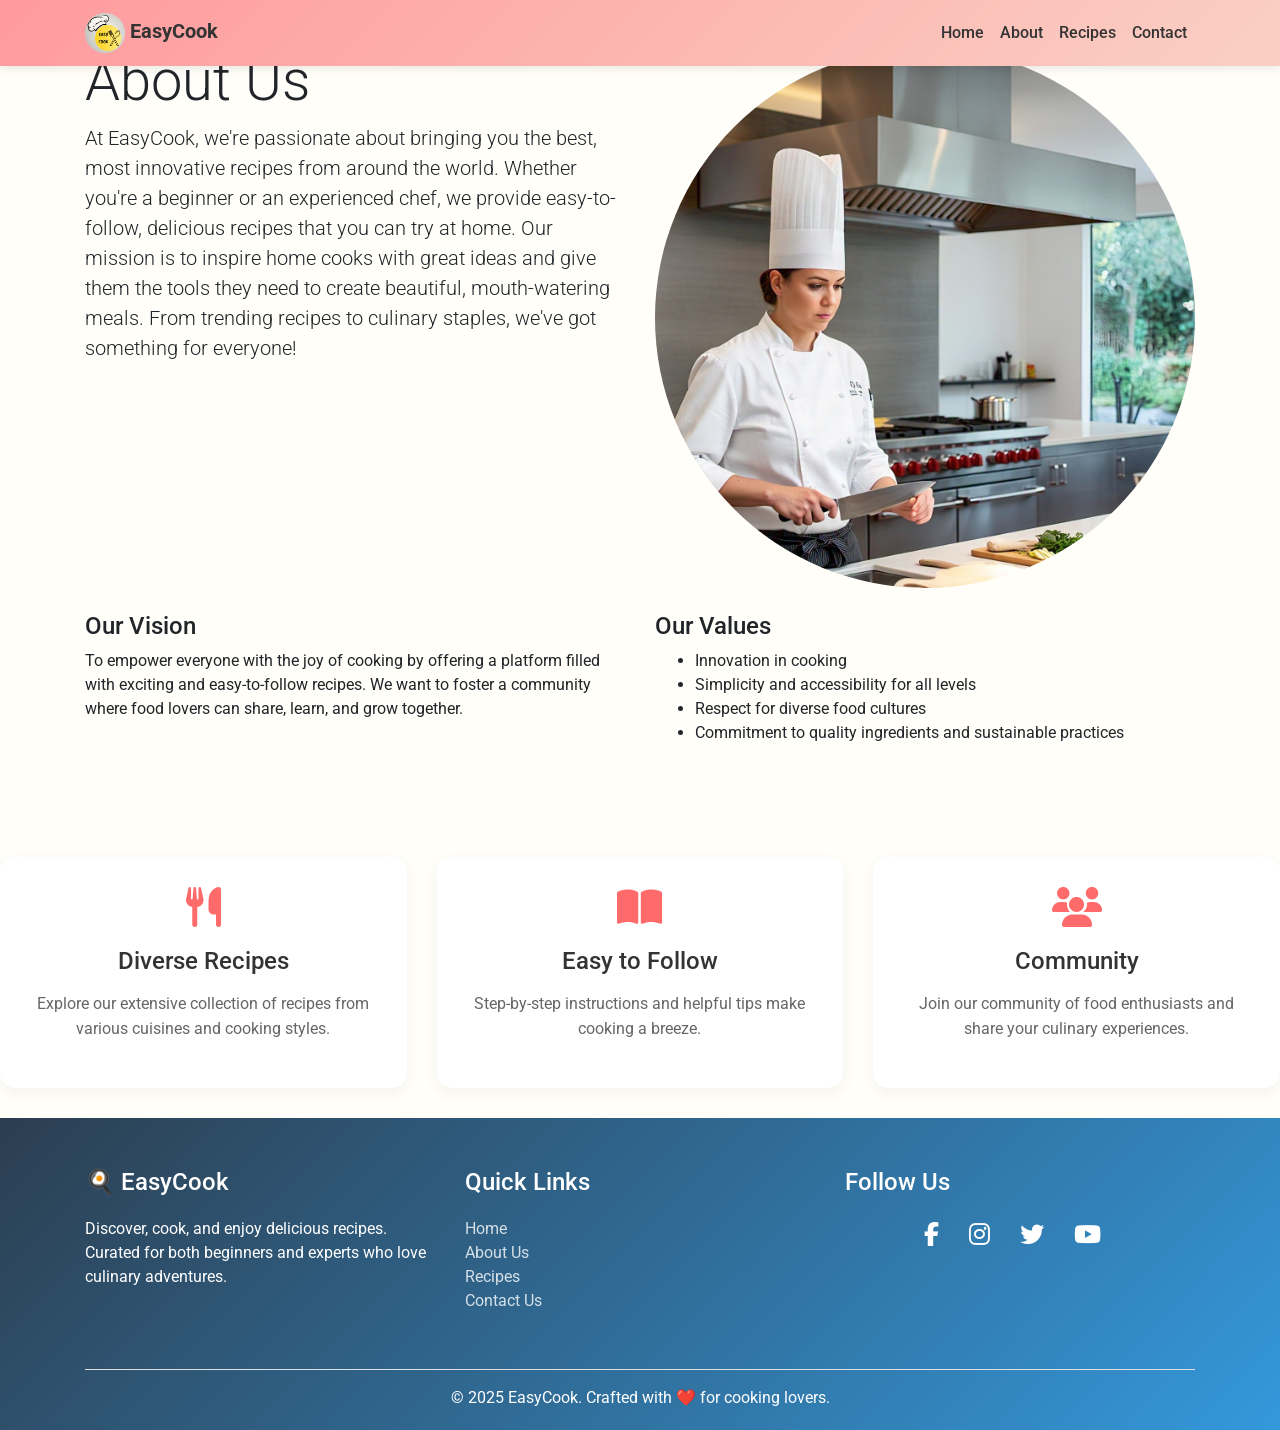
<file: about.html>
<!DOCTYPE html>
<html lang="en">
<head>
    <meta charset="UTF-8">
    <meta name="viewport" content="width=device-width, initial-scale=1.0">
    <title>About Us - EasyCook</title>
    <link href='https://fonts.googleapis.com/css?family=Roboto' rel='stylesheet'>
    <link rel="stylesheet" href="https://stackpath.bootstrapcdn.com/bootstrap/4.5.2/css/bootstrap.min.css">
    <link href="https://cdnjs.cloudflare.com/ajax/libs/font-awesome/6.4.0/css/all.min.css" rel="stylesheet"/>
    <style>
        body {
            font-family: 'Roboto', sans-serif;
            background-color: #fffef9;
            margin: 0;
            padding: 0;
        }

        .navbar {
            background: linear-gradient(135deg, #ff9a9e 0%, #fad0c4 100%);
            box-shadow: 0 2px 10px rgba(0,0,0,0.1);
        }

        .navbar-brand {
            font-weight: bold;
            color: #333 !important;
        }

        .nav-link {
            color: #333 !important;
            font-weight: 500;
            transition: all 0.3s ease;
        }

        .nav-link:hover {
            transform: translateY(-2px);
            color: #ff6b6b !important;
        }

        .about-section {
            padding: 80px 0;
            background: linear-gradient(135deg, #f5f7fa 0%, #c3cfe2 100%);
        }

        .about-content {
            background: white;
            padding: 40px;
            border-radius: 20px;
            box-shadow: 0 10px 30px rgba(0,0,0,0.1);
            margin-top: 30px;
        }

        .about-title {
            color: #ff6b6b;
            font-size: 2.5rem;
            margin-bottom: 30px;
            text-align: center;
        }

        .about-text {
            font-size: 1.1rem;
            line-height: 1.8;
            color: #666;
            margin-bottom: 30px;
        }

        .feature-box {
            background: white;
            padding: 30px;
            border-radius: 15px;
            box-shadow: 0 5px 15px rgba(0,0,0,0.05);
            transition: all 0.3s ease;
            margin-bottom: 30px;
            text-align: center;
        }

        .feature-box:hover {
            transform: translateY(-10px);
            box-shadow: 0 15px 30px rgba(0,0,0,0.1);
        }

        .feature-icon {
            font-size: 2.5rem;
            color: #ff6b6b;
            margin-bottom: 20px;
        }

        .feature-title {
            color: #333;
            font-size: 1.5rem;
            margin-bottom: 15px;
        }

        .feature-text {
            color: #666;
            line-height: 1.6;
        }

        .team-section {
            padding: 80px 0;
            background: white;
        }

        .team-member {
            text-align: center;
            margin-bottom: 30px;
        }

        .team-image {
            width: 200px;
            height: 200px;
            border-radius: 50%;
            object-fit: cover;
            margin-bottom: 20px;
            border: 5px solid #ff6b6b;
            transition: all 0.3s ease;
        }

        .team-image:hover {
            transform: scale(1.05);
            border-color: #fad0c4;
        }

        .team-name {
            color: #333;
            font-size: 1.5rem;
            margin-bottom: 10px;
        }

        .team-role {
            color: #ff6b6b;
            font-size: 1.1rem;
            margin-bottom: 15px;
        }

        .social-links {
            display: flex;
            justify-content: center;
            gap: 15px;
        }

        .social-link {
            color: #333;
            font-size: 1.2rem;
            transition: all 0.3s ease;
        }

        .social-link:hover {
            color: #ff6b6b;
            transform: translateY(-3px);
        }

        .footer {
            background: linear-gradient(135deg, #2c3e50 0%, #3498db 100%);
            color: white;
            padding: 50px 0 20px;
        }

        .footer-title {
            color: white;
            font-size: 1.5rem;
            margin-bottom: 20px;
        }

        .footer-link {
            color: rgba(255,255,255,0.8);
            text-decoration: none;
            transition: all 0.3s ease;
        }

        .footer-link:hover {
            color: white;
            text-decoration: none;
        }

        .footer-icon {
            color: white;
            font-size: 1.5rem;
            margin-right: 15px;
            transition: all 0.3s ease;
        }

        .footer-icon:hover {
            color: #ff6b6b;
            transform: translateY(-3px);
        }
    </style>
</head>
<body>
    <nav class="navbar navbar-expand-lg navbar-light fixed-top">
        <div class="container">
            <a class="navbar-brand" href="index.html">
                <img src="Beige and Brown Chef Hat Illustration Restaurant Logo_20250227_155641_0000-modified.png" height="40" alt="Logo">
                EasyCook
            </a>
            <button class="navbar-toggler" type="button" data-toggle="collapse" data-target="#navbarNav">
                <span class="navbar-toggler-icon"></span>
            </button>
            <div class="collapse navbar-collapse" id="navbarNav">
                <ul class="navbar-nav ml-auto">
                    <li class="nav-item"><a class="nav-link" href="index.html">Home</a></li>
                    <li class="nav-item"><a class="nav-link active" href="about.html">About</a></li>
                    <li class="nav-item"><a class="nav-link" href="recipes/breakfast.html">Recipes</a></li>
                    <li class="nav-item"><a class="nav-link" href="contact.html">Contact</a></li>
                </ul>
            </div>
        </div>
    </nav>

    <section id="about-us" class="about-us-section py-5">
        <div class="container">
            <div class="row">
                <div class="col-md-6">
                    <h2 class="display-4">About Us</h2>
                    <p class="lead">
                        At EasyCook, we're passionate about bringing you the best, most innovative recipes from around the world. Whether you're a beginner or an experienced chef, we provide easy-to-follow, delicious recipes that you can try at home. Our mission is to inspire home cooks with great ideas and give them the tools they need to create beautiful, mouth-watering meals. From trending recipes to culinary staples, we've got something for everyone!
                    </p>
                </div>
                <div class="col-md-6">
                    <img src="Aboutprof.jpg" class="img-fluid rounded-circle" alt="About Us Image">
                </div>
            </div>
            <div class="row mt-4">
                <div class="col">
                    <h4>Our Vision</h4>
                    <p>
                        To empower everyone with the joy of cooking by offering a platform filled with exciting and easy-to-follow recipes. We want to foster a community where food lovers can share, learn, and grow together.
                    </p>
                </div>
                <div class="col">
                    <h4>Our Values</h4>
                    <ul>
                        <li>Innovation in cooking</li>
                        <li>Simplicity and accessibility for all levels</li>
                        <li>Respect for diverse food cultures</li>
                        <li>Commitment to quality ingredients and sustainable practices</li>
                    </ul>
                </div>
            </div>
        </div>
      </section>

<section>
               <div class="row mt-5">
                <div class="col-md-4">
                    <div class="feature-box">
                        <i class="fas fa-utensils feature-icon"></i>
                        <h3 class="feature-title">Diverse Recipes</h3>
                        <p class="feature-text">Explore our extensive collection of recipes from various cuisines and cooking styles.</p>
                    </div>
                </div>
                <div class="col-md-4">
                    <div class="feature-box">
                        <i class="fas fa-book-open feature-icon"></i>
                        <h3 class="feature-title">Easy to Follow</h3>
                        <p class="feature-text">Step-by-step instructions and helpful tips make cooking a breeze.</p>
                    </div>
                </div>
                <div class="col-md-4">
                    <div class="feature-box">
                        <i class="fas fa-users feature-icon"></i>
                        <h3 class="feature-title">Community</h3>
                        <p class="feature-text">Join our community of food enthusiasts and share your culinary experiences.</p>
                    </div>
                </div>
            </div>
        </div>
    </section>

   

    <footer class="footer">
        <div class="container">
            <div class="row">
                <div class="col-md-4 mb-4">
                    <h5 class="footer-title">🍳 EasyCook</h5>
                    <p>Discover, cook, and enjoy delicious recipes. Curated for both beginners and experts who love culinary adventures.</p>
                </div>
                <div class="col-md-4 mb-4">
                    <h5 class="footer-title">Quick Links</h5>
                    <ul class="list-unstyled">
                        <li><a href="index.html" class="footer-link">Home</a></li>
                        <li><a href="about.html" class="footer-link">About Us</a></li>
                        <li><a href="recipes/breakfast.html" class="footer-link">Recipes</a></li>
                        <li><a href="contact.html" class="footer-link">Contact Us</a></li>
                    </ul>
                </div>
                <div class="col-md-4 mb-4">
                    <h5 class="footer-title">Follow Us</h5>
                    <div class="social-links">
                        <a href="#" class="footer-icon"><i class="fab fa-facebook-f"></i></a>
                        <a href="#" class="footer-icon"><i class="fab fa-instagram"></i></a>
                        <a href="#" class="footer-icon"><i class="fab fa-twitter"></i></a>
                        <a href="#" class="footer-icon"><i class="fab fa-youtube"></i></a>
                    </div>
                </div>
            </div>
            <hr class="bg-light">
            <div class="text-center">
                <p class="mb-0">&copy; 2025 EasyCook. Crafted with ❤️ for cooking lovers.</p>
            </div>
        </div>
    </footer>

    <script src="https://code.jquery.com/jquery-3.5.1.slim.min.js"></script>
    <script src="https://cdn.jsdelivr.net/npm/popper.js@1.16.1/dist/umd/popper.min.js"></script>
    <script src="https://stackpath.bootstrapcdn.com/bootstrap/4.5.2/js/bootstrap.min.js"></script>
</body>
</html>
</file>
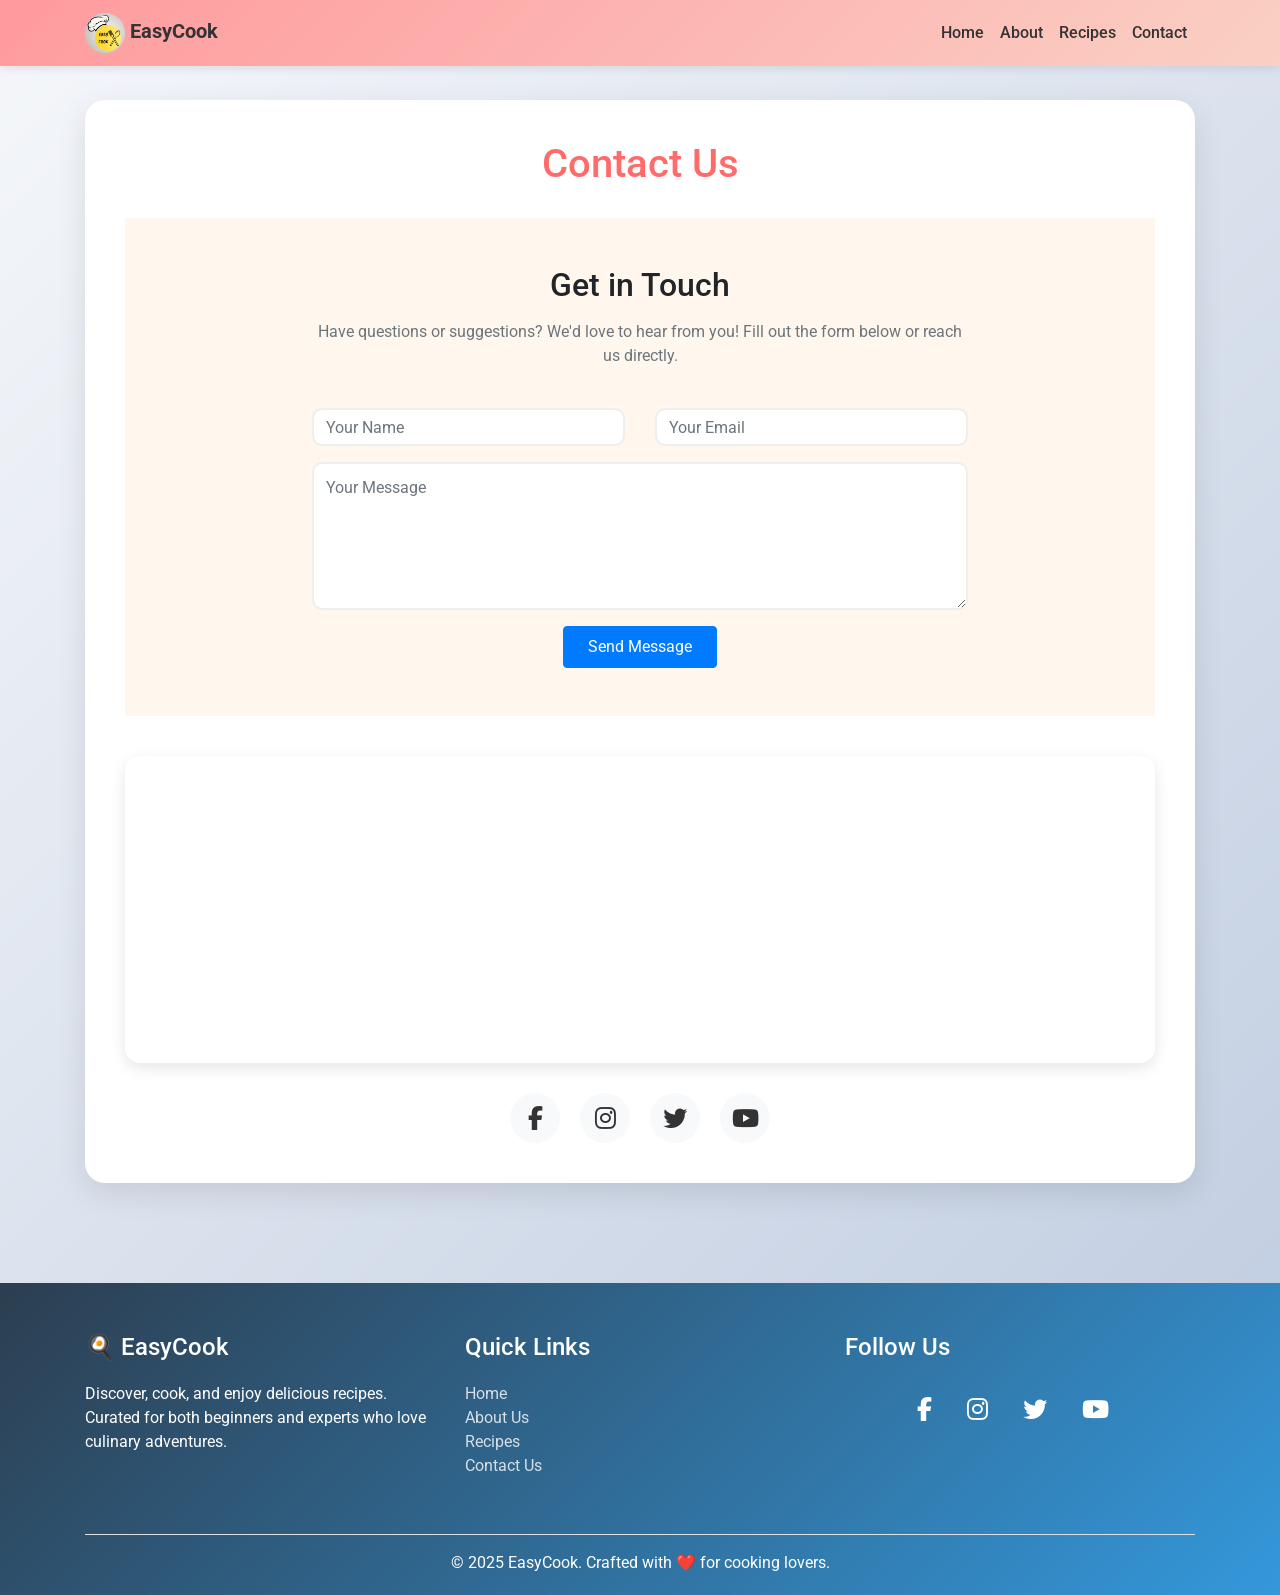
<file: contact.html>
<!DOCTYPE html>
<html lang="en">
<head>
    <meta charset="UTF-8">
    <meta name="viewport" content="width=device-width, initial-scale=1.0">
    <title>Contact Us - EasyCook</title>
    <link href='https://fonts.googleapis.com/css?family=Roboto' rel='stylesheet'>
    <link rel="stylesheet" href="https://stackpath.bootstrapcdn.com/bootstrap/4.5.2/css/bootstrap.min.css">
    <link href="https://cdnjs.cloudflare.com/ajax/libs/font-awesome/6.4.0/css/all.min.css" rel="stylesheet"/>
    <style>
        body {
            font-family: 'Roboto', sans-serif;
            background-color: #fffef9;
            margin: 0;
            padding: 0;
        }

        .navbar {
            background: linear-gradient(135deg, #ff9a9e 0%, #fad0c4 100%);
            box-shadow: 0 2px 10px rgba(0,0,0,0.1);
        }

        .navbar-brand {
            font-weight: bold;
            color: #333 !important;
        }

        .nav-link {
            color: #333 !important;
            font-weight: 500;
            transition: all 0.3s ease;
        }

        .nav-link:hover {
            transform: translateY(-2px);
            color: #ff6b6b !important;
        }

        .contact-section {
            padding: 100px 0;
            background: linear-gradient(135deg, #f5f7fa 0%, #c3cfe2 100%);
        }

        .contact-container {
            background: white;
            padding: 40px;
            border-radius: 20px;
            box-shadow: 0 10px 30px rgba(0,0,0,0.1);
        }

        .contact-title {
            color: #ff6b6b;
            font-size: 2.5rem;
            margin-bottom: 30px;
            text-align: center;
        }

        .contact-info {
            margin-bottom: 40px;
        }

        .info-item {
            display: flex;
            align-items: center;
            margin-bottom: 20px;
            padding: 20px;
            background: #f8f9fa;
            border-radius: 10px;
            transition: all 0.3s ease;
        }

        .info-item:hover {
            transform: translateX(10px);
            box-shadow: 0 5px 15px rgba(0,0,0,0.1);
        }

        .info-icon {
            font-size: 1.5rem;
            color: #ff6b6b;
            margin-right: 20px;
            width: 40px;
            text-align: center;
        }

        .info-text {
            color: #333;
        }

        .info-text h3 {
            font-size: 1.2rem;
            margin-bottom: 5px;
        }

        .info-text p {
            color: #666;
            margin: 0;
        }

        .contact-form {
            background: white;
            padding: 30px;
            border-radius: 15px;
            box-shadow: 0 5px 15px rgba(0,0,0,0.05);
        }

        .form-group {
            margin-bottom: 25px;
        }

        .form-control {
            border: 2px solid #eee;
            border-radius: 10px;
            padding: 12px;
            transition: all 0.3s ease;
        }

        .form-control:focus {
            border-color: #ff6b6b;
            box-shadow: 0 0 0 0.2rem rgba(255,107,107,0.25);
        }

        .btn-submit {
            background: linear-gradient(135deg, #ff9a9e 0%, #fad0c4 100%);
            border: none;
            color: white;
            padding: 12px 30px;
            border-radius: 25px;
            font-weight: bold;
            transition: all 0.3s ease;
        }

        .btn-submit:hover {
            transform: translateY(-3px);
            box-shadow: 0 5px 15px rgba(255,107,107,0.3);
        }

        .map-container {
            margin-top: 40px;
            border-radius: 15px;
            overflow: hidden;
            box-shadow: 0 5px 15px rgba(0,0,0,0.1);
        }

        .social-links {
            display: flex;
            justify-content: center;
            gap: 20px;
            margin-top: 30px;
        }

        .social-link {
            width: 50px;
            height: 50px;
            border-radius: 50%;
            background: #f8f9fa;
            display: flex;
            align-items: center;
            justify-content: center;
            color: #333;
            font-size: 1.5rem;
            transition: all 0.3s ease;
        }

        .social-link:hover {
            transform: translateY(-5px);
            color: #ff6b6b;
            background: white;
            box-shadow: 0 5px 15px rgba(0,0,0,0.1);
        }

        .footer {
            background: linear-gradient(135deg, #2c3e50 0%, #3498db 100%);
            color: white;
            padding: 50px 0 20px;
        }

        .footer-title {
            color: white;
            font-size: 1.5rem;
            margin-bottom: 20px;
        }

        .footer-link {
            color: rgba(255,255,255,0.8);
            text-decoration: none;
            transition: all 0.3s ease;
        }

        .footer-link:hover {
            color: white;
            text-decoration: none;
        }

        .footer-icon {
            color: white;
            font-size: 1.5rem;
            margin-right: 15px;
            transition: all 0.3s ease;
        }

        .footer-icon:hover {
            color: #ff6b6b;
            transform: translateY(-3px);
        }
    </style>
</head>
<body>
    <nav class="navbar navbar-expand-lg navbar-light fixed-top">
        <div class="container">
            <a class="navbar-brand" href="index.html">
                <img src="Beige and Brown Chef Hat Illustration Restaurant Logo_20250227_155641_0000-modified.png" height="40" alt="Logo">
                EasyCook
            </a>
            <button class="navbar-toggler" type="button" data-toggle="collapse" data-target="#navbarNav">
                <span class="navbar-toggler-icon"></span>
            </button>
            <div class="collapse navbar-collapse" id="navbarNav">
                <ul class="navbar-nav ml-auto">
                    <li class="nav-item"><a class="nav-link" href="index.html">Home</a></li>
                    <li class="nav-item"><a class="nav-link" href="about.html">About</a></li>
                    <li class="nav-item"><a class="nav-link" href="recipes/breakfast.html">Recipes</a></li>
                    <li class="nav-item"><a class="nav-link active" href="contact.html">Contact</a></li>
                </ul>
            </div>
        </div>
    </nav>

    <section class="contact-section">
        <div class="container">
            <div class="contact-container">
                <h1 class="contact-title">Contact Us</h1>
                <section id="contact" class="py-5" style="background-color: #fff7ed;">
                    <div class="container">
                      <div class="row justify-content-center mb-4">
                        <div class="col-lg-8 text-center">
                          <h2 class="fw-bold mb-3">Get in Touch</h2>
                          <p class="text-muted">Have questions or suggestions? We'd love to hear from you! Fill out the form below or reach us directly.</p>
                        </div>
                      </div>
                  
                      <div class="row justify-content-center">
                        <div class="col-lg-8">
                          <form id="contactForm">
                            <div class="row mb-3">
                              <div class="col-md-6">
                                <input type="text" class="form-control" placeholder="Your Name" required>
                              </div>
                              <div class="col-md-6 mt-3 mt-md-0">
                                <input type="email" class="form-control" placeholder="Your Email" required>
                              </div>
                            </div>
                            <div class="mb-3">
                              <textarea class="form-control" rows="5" placeholder="Your Message" required></textarea>
                            </div>
                            <div class="text-center">
                              <button type="submit" class="btn btn-primary px-4 py-2">Send Message</button>
                            </div>
                          </form>
                  
                          <!-- Message below form -->
                          <div id="responseMessage" class="alert alert-success mt-4 text-center d-none" role="alert">
                            <i class="fas fa-heart text-danger"></i> Your response has been submitted. Our team will contact you soon! ❤️
                          </div>
                        </div>
                      </div>
                    </div>
                  </section>
                  
           
                <div class="map-container">
                    <iframe src="https://www.google.com/maps/embed?pb=!1m18!1m12!1m3!1d3022.2155710122!2d-73.987844924164!3d40.757985971389!2m3!1f0!2f0!3f0!3m2!1i1024!2i768!4f13.1!3m3!1m2!1s0x89c25855c6480299%3A0x55194ec5a1ae072e!2sTimes%20Square!5e0!3m2!1sen!2sus!4v1700000000000!5m2!1sen!2sus" 
                            width="100%" height="300" style="border:0;" allowfullscreen="" loading="lazy"></iframe>
                </div>

                <div class="social-links">
                    <a href="#" class="social-link"><i class="fab fa-facebook-f"></i></a>
                    <a href="#" class="social-link"><i class="fab fa-instagram"></i></a>
                    <a href="#" class="social-link"><i class="fab fa-twitter"></i></a>
                    <a href="#" class="social-link"><i class="fab fa-youtube"></i></a>
                </div>
            </div>
        </div>
    </section>

    <footer class="footer">
        <div class="container">
            <div class="row">
                <div class="col-md-4 mb-4">
                    <h5 class="footer-title">🍳 EasyCook</h5>
                    <p>Discover, cook, and enjoy delicious recipes. Curated for both beginners and experts who love culinary adventures.</p>
                </div>
                <div class="col-md-4 mb-4">
                    <h5 class="footer-title">Quick Links</h5>
                    <ul class="list-unstyled">
                        <li><a href="index.html" class="footer-link">Home</a></li>
                        <li><a href="about.html" class="footer-link">About Us</a></li>
                        <li><a href="recipes/breakfast.html" class="footer-link">Recipes</a></li>
                        <li><a href="contact.html" class="footer-link">Contact Us</a></li>
                    </ul>
                </div>
                <div class="col-md-4 mb-4">
                    <h5 class="footer-title">Follow Us</h5>
                    <div class="social-links">
                        <a href="#" class="footer-icon"><i class="fab fa-facebook-f"></i></a>
                        <a href="#" class="footer-icon"><i class="fab fa-instagram"></i></a>
                        <a href="#" class="footer-icon"><i class="fab fa-twitter"></i></a>
                        <a href="#" class="footer-icon"><i class="fab fa-youtube"></i></a>
                    </div>
                </div>
            </div>
            <hr class="bg-light">
            <div class="text-center">
                <p class="mb-0">&copy; 2025 EasyCook. Crafted with ❤️ for cooking lovers.</p>
            </div>
        </div>
    </footer>

    <script src="https://code.jquery.com/jquery-3.5.1.slim.min.js"></script>
    <script src="https://cdn.jsdelivr.net/npm/popper.js@1.16.1/dist/umd/popper.min.js"></script>
    <script src="https://stackpath.bootstrapcdn.com/bootstrap/4.5.2/js/bootstrap.min.js"></script>
</body>
</html>
</file>
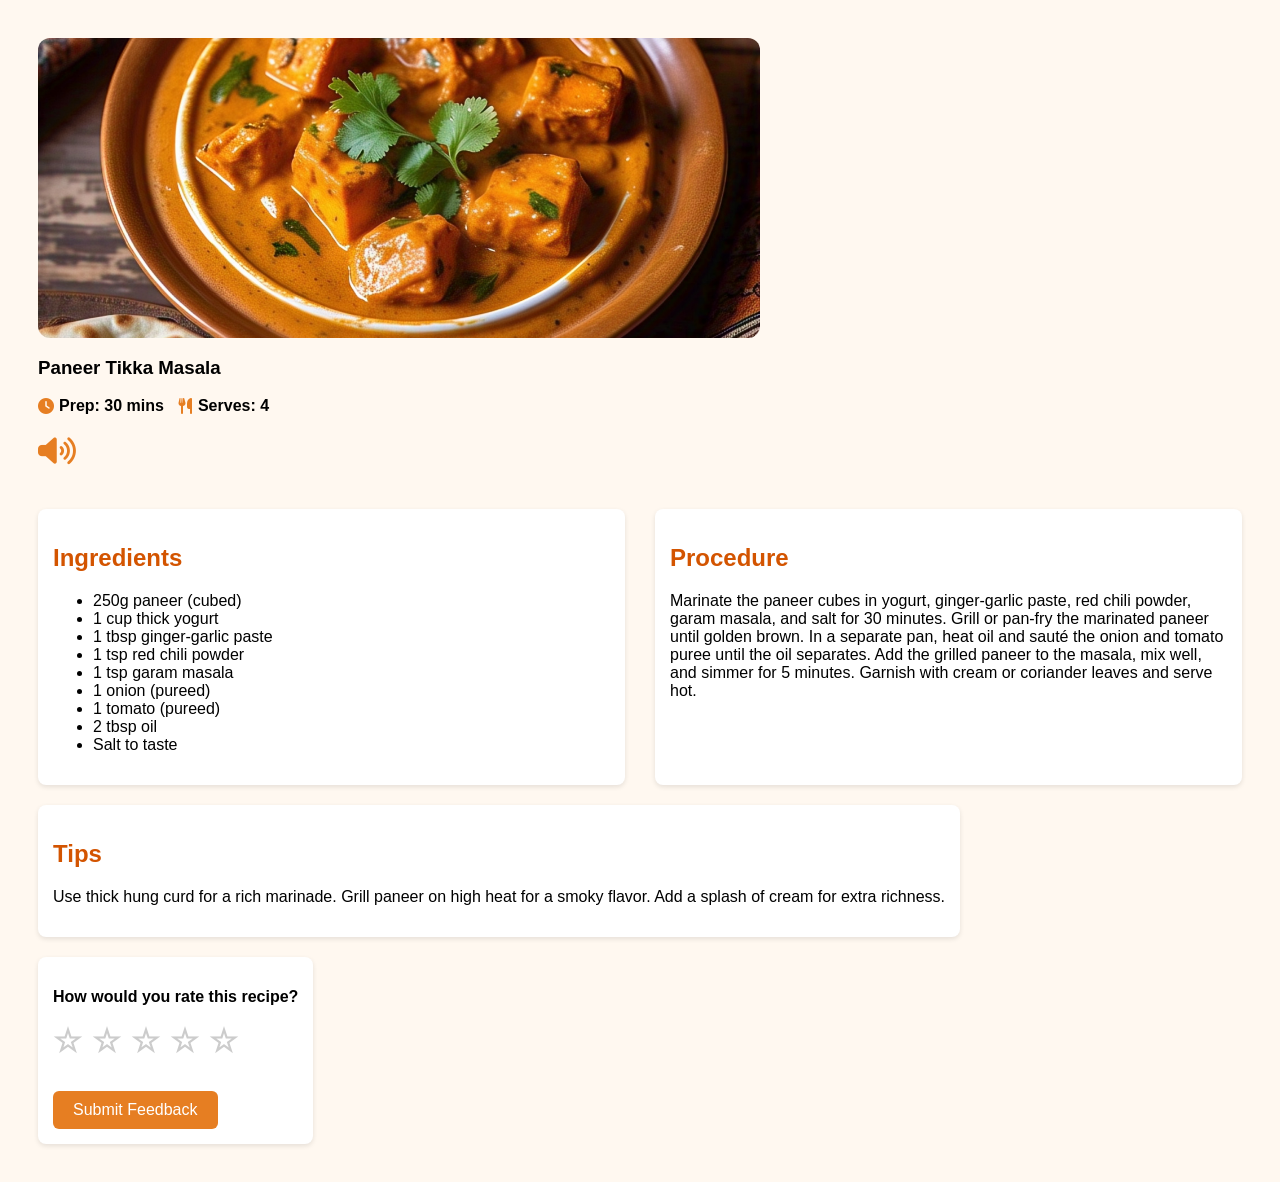
<file: ingredients1.html>
<!DOCTYPE html>
<html lang="en">
<head>
  <meta charset="UTF-8" />
  <meta name="viewport" content="width=device-width, initial-scale=1.0"/>
  <title>Recipe Ingredients Page</title>
  <style>
#submitBtn {
  margin-top: 15px;
  padding: 10px 20px;
  background-color: #e67e22;
  color: white;
  border: none;
  border-radius: 6px;
  font-size: 16px;
  cursor: pointer;
  transition: background-color 0.3s ease;
}

#submitBtn:hover {
  background-color: #cf711f;
}

.recipe-image {
  width: 60%;
  height: 900px;
  object-fit: cover;
  border-radius: 12px;
  display: block;
}

    body {
      font-family: 'Segoe UI', sans-serif;
      padding: 30px;
      background: #fff8f0;
    }
    .star-rating {
  display: flex;
  gap: 10px;
  font-size: 2rem;
  color: #ccc;
  cursor: pointer;
}

.star-rating .star:hover,
.star-rating .star.hovered,
.star-rating .star.selected {
  color: #ffd700;
  transition: color 0.2s;
}

.rating-response {
  margin-top: 10px;
  font-style: italic;
  color: green;
}

    img {
      width: 100%;
      max-height: 300px;
      object-fit: cover;
      border-radius: 10px;
    }

    h2 {
      margin-top: 20px;
      color: #d35400;
    }

    .section {
      width:fit-content;
      margin-top: 20px;
      padding: 15px;
      background: #fff;
      border-radius: 8px;
      box-shadow: 0 2px 5px rgba(0,0,0,0.1);
    }

    .icons {
      display: flex;
      align-items: center;
      gap: 15px;
      margin-top: 15px;
    }

    .icons span {
      display: flex;
      align-items: center;
      gap: 5px;
      font-weight: bold;
    }

    .icons i {
      color: #e67e22;
    }

    #soundIcon {
      font-size: 30px;
      cursor: pointer;
      margin-top: 20px;
      color: #e67e22;
    }

    #rating {
      margin-top: 20px;
      font-weight: bold;
    }

    select {
      padding: 6px;
      font-size: 16px;
      border-radius: 5px;
      border: 1px solid #ccc;
    }

    .flex-container {
  display: flex;
  gap: 30px;
  margin-top: 20px;
  flex-wrap: wrap;
}

.flex-container .section {
  flex: 1;
  min-width: 300px;
}

  </style>
  <link href="https://cdnjs.cloudflare.com/ajax/libs/font-awesome/6.4.0/css/all.min.css" rel="stylesheet"/>
</head>
<body>

  <!-- ingredients.html -->

  <div class="recipe-card">
    <img src="paneer.jpg" alt="Recipe Image" class="recipe-image" />
  </div>
  <h3>Paneer Tikka Masala</h3>
  <div class="icons">
    <span><i class="fa-solid fa-clock"></i> Prep: 30 mins</span>
    <span><i class="fa-solid fa-utensils"></i> Serves: 4</span>
  </div>

  <div id="soundIcon"><i class="fas fa-volume-up"></i></div>

  <div class="flex-container">
    <div id="ingredientsSection" class="section">
      <h2>Ingredients</h2>
      <ul>
        <li>250g paneer (cubed)</li>
        <li>1 cup thick yogurt</li>
        <li>1 tbsp ginger-garlic paste</li>
        <li>1 tsp red chili powder</li>
        <li>1 tsp garam masala</li>
        <li>1 onion (pureed)</li>
        <li>1 tomato (pureed)</li>
        <li>2 tbsp oil</li>
        <li>Salt to taste</li>
      </ul>
    </div>
  
    <div id="procedureSection" class="section">
      <h2>Procedure</h2>
      <p>
        Marinate the paneer cubes in yogurt, ginger-garlic paste, red chili powder, garam masala, and salt for 30 minutes. 
        Grill or pan-fry the marinated paneer until golden brown. In a separate pan, heat oil and sauté the onion and tomato puree 
        until the oil separates. Add the grilled paneer to the masala, mix well, and simmer for 5 minutes. Garnish with cream or coriander leaves and serve hot.
      </p>
    </div>
  </div>
  
  <div id="tipsSection" class="section">
    <h2>Tips</h2>
    <p>Use thick hung curd for a rich marinade. Grill paneer on high heat for a smoky flavor. Add a splash of cream for extra richness.</p>
  </div>
  

  <div id="rating" class="section">
    <p>How would you rate this recipe?</p>
    <div class="star-rating">
      <span class="star" data-value="1">&#9734;</span>
      <span class="star" data-value="2">&#9734;</span>
      <span class="star" data-value="3">&#9734;</span>
      <span class="star" data-value="4">&#9734;</span>
      <span class="star" data-value="5">&#9734;</span>
    </div>
    <p id="rating-response" class="rating-response"></p>
    <button id="submitBtn">Submit Feedback</button>
  </div>



  <script>
    let isSpeaking = false;
    let utterance;
    const icon = document.querySelector('#soundIcon i');

    document.getElementById('soundIcon').addEventListener('click', function () {
      if (isSpeaking) {
        window.speechSynthesis.cancel();
        isSpeaking = false;
        icon.classList.remove('fa-volume-off');
        icon.classList.add('fa-volume-up');
        return;
      }

      const text = getRecipeText();

      if ('speechSynthesis' in window) {
        utterance = new SpeechSynthesisUtterance(text);
        utterance.rate = 1;
        utterance.pitch = 1;

        utterance.onstart = () => {
          isSpeaking = true;
          icon.classList.remove('fa-volume-up');
          icon.classList.add('fa-volume-off');
        };

        utterance.onend = () => {
          isSpeaking = false;
          icon.classList.remove('fa-volume-off');
          icon.classList.add('fa-volume-up');
        };

        window.speechSynthesis.speak(utterance);
      } else {
        alert("Sorry, your browser doesn't support speech synthesis.");
      }
    });

    function getRecipeText() {
      const ingredientsText = document.getElementById('ingredientsSection').innerText;
      const tipsText = document.getElementById('tipsSection').innerText;
      const procedureText = document.getElementById('procedureSection').innerText;
      return ingredientsText + ". " + tipsText + ". " + procedureText;
    }
	
	const stars = document.querySelectorAll(".star");
let ratingValue = 0;

stars.forEach((star) => {
  star.addEventListener("mouseover", () => {
    const val = +star.getAttribute("data-value");
    highlightStars(val);
  });

  star.addEventListener("mouseout", () => {
    highlightStars(ratingValue);
  });

  star.addEventListener("click", () => {
    ratingValue = +star.getAttribute("data-value");
    highlightStars(ratingValue);
    document.getElementById("rating-response").textContent = `You rated this recipe ${ratingValue} star${ratingValue > 1 ? "s" : ""}`;
  });
});


function highlightStars(value) {
  stars.forEach((star) => {
    star.classList.remove("hovered", "selected");
    if (+star.getAttribute("data-value") <= value) {
      star.classList.add("selected");
    }
  });
}

document.getElementById("submitBtn").addEventListener("click", () => {
  if (ratingValue === 0) {
    alert("Please select a rating before submitting.");
  } else {
    alert("Feedback successfully submitted!");
  }
});
  </script>
</body>
</html>
</file>
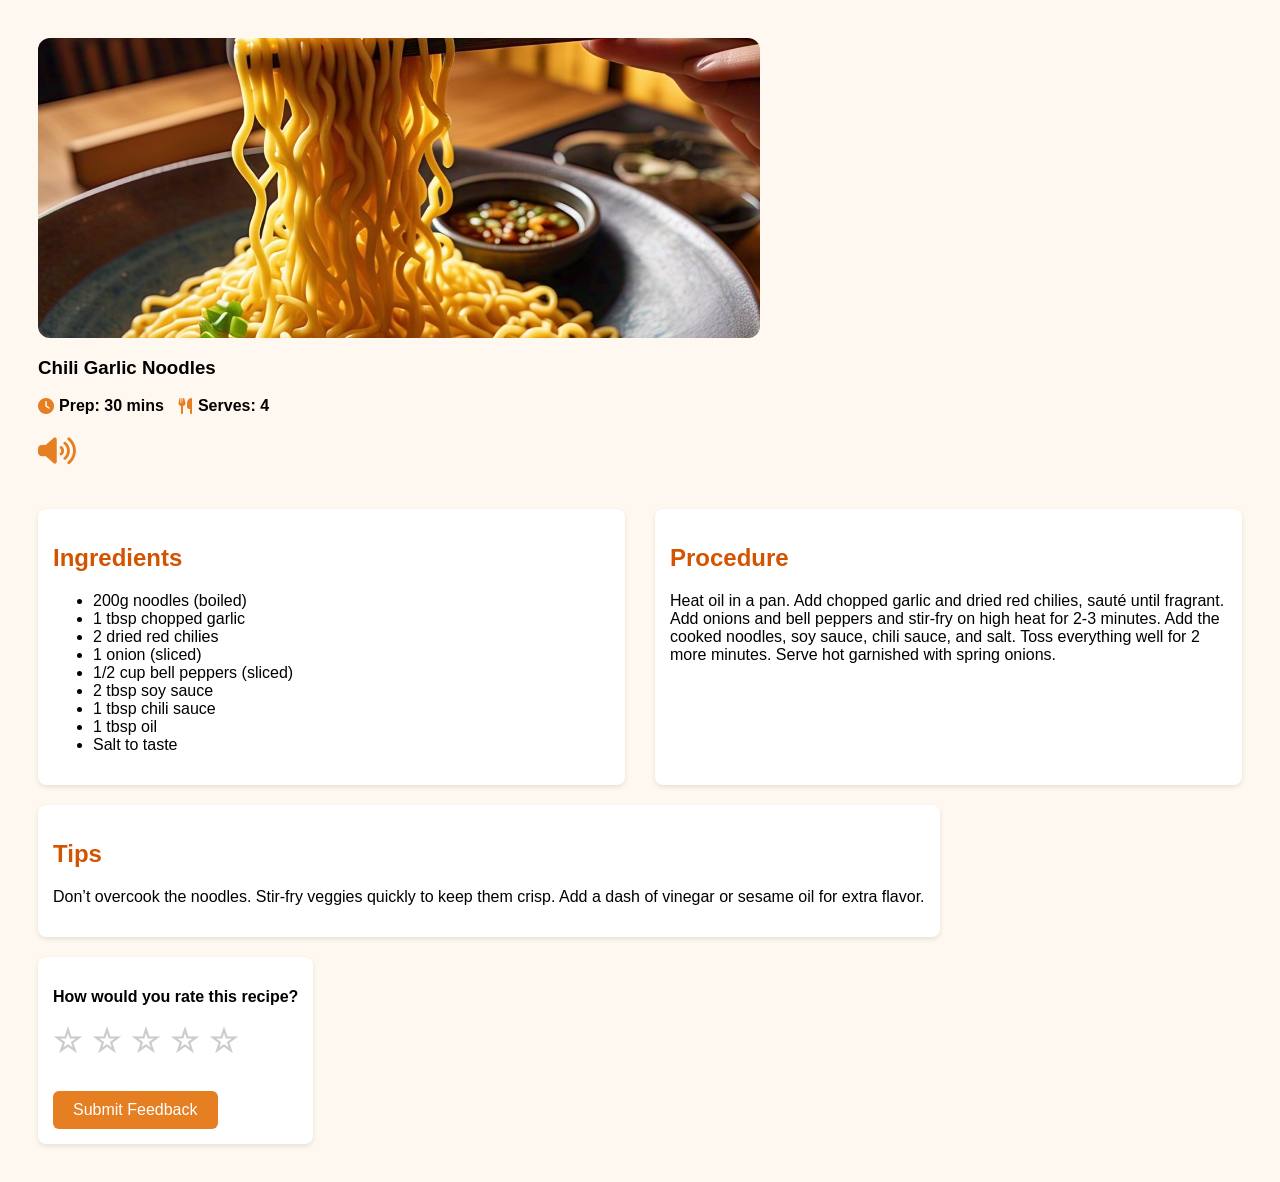
<file: ingredients2.html>
<!DOCTYPE html>
<html lang="en">
<head>
  <meta charset="UTF-8" />
  <meta name="viewport" content="width=device-width, initial-scale=1.0"/>
  <title>Recipe Ingredients Page</title>
  <style>
#submitBtn {
  margin-top: 15px;
  padding: 10px 20px;
  background-color: #e67e22;
  color: white;
  border: none;
  border-radius: 6px;
  font-size: 16px;
  cursor: pointer;
  transition: background-color 0.3s ease;
}

#submitBtn:hover {
  background-color: #cf711f;
}

.recipe-image {
  width: 60%;
  height: 900px;
  object-fit: cover;
  border-radius: 12px;
  display: block;
}

    body {
      font-family: 'Segoe UI', sans-serif;
      padding: 30px;
      background: #fff8f0;
    }
    .star-rating {
  display: flex;
  gap: 10px;
  font-size: 2rem;
  color: #ccc;
  cursor: pointer;
}

.star-rating .star:hover,
.star-rating .star.hovered,
.star-rating .star.selected {
  color: #ffd700;
  transition: color 0.2s;
}

.rating-response {
  margin-top: 10px;
  font-style: italic;
  color: green;
}

    img {
      width: 100%;
      max-height: 300px;
      object-fit: cover;
      border-radius: 10px;
    }

    h2 {
      margin-top: 20px;
      color: #d35400;
    }

    .section {
      width:fit-content;
      margin-top: 20px;
      padding: 15px;
      background: #fff;
      border-radius: 8px;
      box-shadow: 0 2px 5px rgba(0,0,0,0.1);
    }

    .icons {
      display: flex;
      align-items: center;
      gap: 15px;
      margin-top: 15px;
    }

    .icons span {
      display: flex;
      align-items: center;
      gap: 5px;
      font-weight: bold;
    }

    .icons i {
      color: #e67e22;
    }

    #soundIcon {
      font-size: 30px;
      cursor: pointer;
      margin-top: 20px;
      color: #e67e22;
    }

    #rating {
      margin-top: 20px;
      font-weight: bold;
    }

    select {
      padding: 6px;
      font-size: 16px;
      border-radius: 5px;
      border: 1px solid #ccc;
    }

    .flex-container {
  display: flex;
  gap: 30px;
  margin-top: 20px;
  flex-wrap: wrap;
}

.flex-container .section {
  flex: 1;
  min-width: 300px;
}

  </style>
  <link href="https://cdnjs.cloudflare.com/ajax/libs/font-awesome/6.4.0/css/all.min.css" rel="stylesheet"/>
</head>
<body>

  <!-- ingredients.html -->

  <div class="recipe-card">
    <img src="noodles.jpg" alt="Recipe Image" class="recipe-image" />
  </div>
  <h3>Chili Garlic Noodles</h3>
  <div class="icons">
    <span><i class="fa-solid fa-clock"></i> Prep: 30 mins</span>
    <span><i class="fa-solid fa-utensils"></i> Serves: 4</span>
  </div>

  <div id="soundIcon"><i class="fas fa-volume-up"></i></div>

  <div class="flex-container mt-5">
    <div id="ingredientsSection" class="section">
      <h2>Ingredients</h2>
      <ul>
        <li>200g noodles (boiled)</li>
        <li>1 tbsp chopped garlic</li>
        <li>2 dried red chilies</li>
        <li>1 onion (sliced)</li>
        <li>1/2 cup bell peppers (sliced)</li>
        <li>2 tbsp soy sauce</li>
        <li>1 tbsp chili sauce</li>
        <li>1 tbsp oil</li>
        <li>Salt to taste</li>
      </ul>
    </div>
  
    <div id="procedureSection" class="section">
      <h2>Procedure</h2>
      <p>
        Heat oil in a pan. Add chopped garlic and dried red chilies, sauté until fragrant. Add onions and bell peppers and stir-fry on high heat for 2-3 minutes.
        Add the cooked noodles, soy sauce, chili sauce, and salt. Toss everything well for 2 more minutes. Serve hot garnished with spring onions.
      </p>
    </div>
  </div>
  
  <div id="tipsSection" class="section">
    <h2>Tips</h2>
    <p>Don’t overcook the noodles. Stir-fry veggies quickly to keep them crisp. Add a dash of vinegar or sesame oil for extra flavor.</p>
  </div>

  <div id="rating" class="section">
    <p>How would you rate this recipe?</p>
    <div class="star-rating">
      <span class="star" data-value="1">&#9734;</span>
      <span class="star" data-value="2">&#9734;</span>
      <span class="star" data-value="3">&#9734;</span>
      <span class="star" data-value="4">&#9734;</span>
      <span class="star" data-value="5">&#9734;</span>
    </div>
    <p id="rating-response" class="rating-response"></p>
    <button id="submitBtn">Submit Feedback</button>
  </div>



  <script>
    let isSpeaking = false;
    let utterance;
    const icon = document.querySelector('#soundIcon i');

    document.getElementById('soundIcon').addEventListener('click', function () {
      if (isSpeaking) {
        window.speechSynthesis.cancel();
        isSpeaking = false;
        icon.classList.remove('fa-volume-off');
        icon.classList.add('fa-volume-up');
        return;
      }

      const text = getRecipeText();

      if ('speechSynthesis' in window) {
        utterance = new SpeechSynthesisUtterance(text);
        utterance.rate = 1;
        utterance.pitch = 1;

        utterance.onstart = () => {
          isSpeaking = true;
          icon.classList.remove('fa-volume-up');
          icon.classList.add('fa-volume-off');
        };

        utterance.onend = () => {
          isSpeaking = false;
          icon.classList.remove('fa-volume-off');
          icon.classList.add('fa-volume-up');
        };

        window.speechSynthesis.speak(utterance);
      } else {
        alert("Sorry, your browser doesn't support speech synthesis.");
      }
    });

    function getRecipeText() {
      const ingredientsText = document.getElementById('ingredientsSection').innerText;
      const tipsText = document.getElementById('tipsSection').innerText;
      const procedureText = document.getElementById('procedureSection').innerText;
      return ingredientsText + ". " + tipsText + ". " + procedureText;
    }
	
	const stars = document.querySelectorAll(".star");
let ratingValue = 0;

stars.forEach((star) => {
  star.addEventListener("mouseover", () => {
    const val = +star.getAttribute("data-value");
    highlightStars(val);
  });

  star.addEventListener("mouseout", () => {
    highlightStars(ratingValue);
  });

  star.addEventListener("click", () => {
    ratingValue = +star.getAttribute("data-value");
    highlightStars(ratingValue);
    document.getElementById("rating-response").textContent = `You rated this recipe ${ratingValue} star${ratingValue > 1 ? "s" : ""}`;
  });
});


function highlightStars(value) {
  stars.forEach((star) => {
    star.classList.remove("hovered", "selected");
    if (+star.getAttribute("data-value") <= value) {
      star.classList.add("selected");
    }
  });
}

document.getElementById("submitBtn").addEventListener("click", () => {
  if (ratingValue === 0) {
    alert("Please select a rating before submitting.");
  } else {
    alert("Feedback successfully submitted!");
  }
});
  </script>
</body>
</html>
</file>
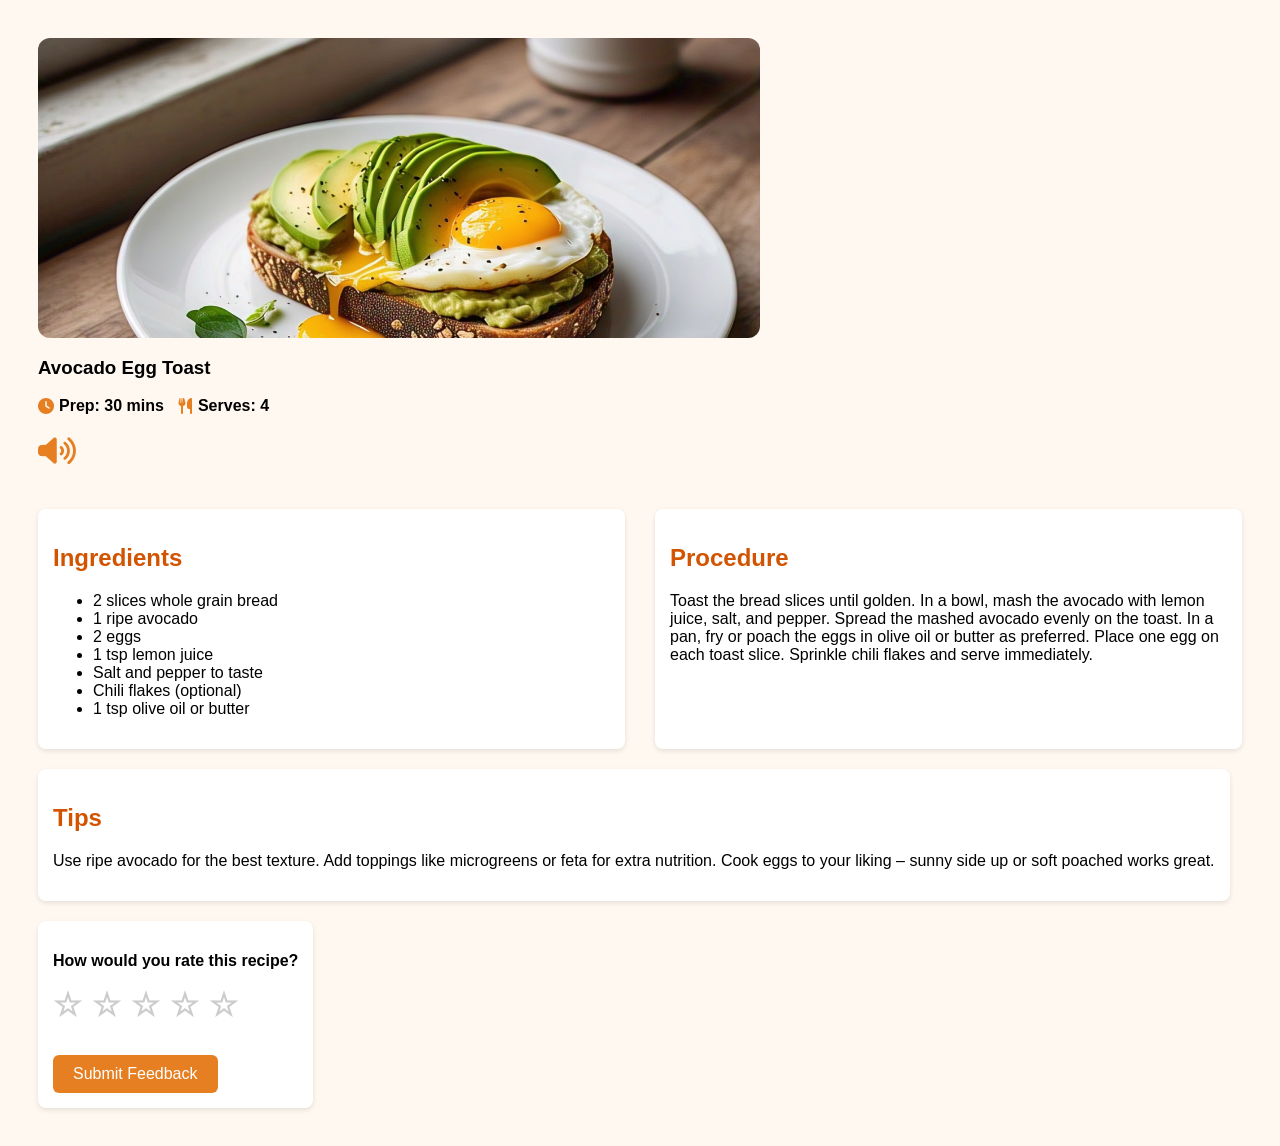
<file: ingredients3.html>
<!DOCTYPE html>
<html lang="en">
<head>
  <meta charset="UTF-8" />
  <meta name="viewport" content="width=device-width, initial-scale=1.0"/>
  <title>Recipe Ingredients Page</title>
  <style>
#submitBtn {
  margin-top: 15px;
  padding: 10px 20px;
  background-color: #e67e22;
  color: white;
  border: none;
  border-radius: 6px;
  font-size: 16px;
  cursor: pointer;
  transition: background-color 0.3s ease;
}

#submitBtn:hover {
  background-color: #cf711f;
}

.recipe-image {
  width: 60%;
  height: 900px;
  object-fit: cover;
  border-radius: 12px;
  display: block;
}

    body {
      font-family: 'Segoe UI', sans-serif;
      padding: 30px;
      background: #fff8f0;
    }
    .star-rating {
  display: flex;
  gap: 10px;
  font-size: 2rem;
  color: #ccc;
  cursor: pointer;
}

.star-rating .star:hover,
.star-rating .star.hovered,
.star-rating .star.selected {
  color: #ffd700;
  transition: color 0.2s;
}

.rating-response {
  margin-top: 10px;
  font-style: italic;
  color: green;
}

    img {
      width: 100%;
      max-height: 300px;
      object-fit: cover;
      border-radius: 10px;
    }

    h2 {
      margin-top: 20px;
      color: #d35400;
    }

    .section {
      width:fit-content;
      margin-top: 20px;
      padding: 15px;
      background: #fff;
      border-radius: 8px;
      box-shadow: 0 2px 5px rgba(0,0,0,0.1);
    }

    .icons {
      display: flex;
      align-items: center;
      gap: 15px;
      margin-top: 15px;
    }

    .icons span {
      display: flex;
      align-items: center;
      gap: 5px;
      font-weight: bold;
    }

    .icons i {
      color: #e67e22;
    }

    #soundIcon {
      font-size: 30px;
      cursor: pointer;
      margin-top: 20px;
      color: #e67e22;
    }

    #rating {
      margin-top: 20px;
      font-weight: bold;
    }

    select {
      padding: 6px;
      font-size: 16px;
      border-radius: 5px;
      border: 1px solid #ccc;
    }

    .flex-container {
  display: flex;
  gap: 30px;
  margin-top: 20px;
  flex-wrap: wrap;
}

.flex-container .section {
  flex: 1;
  min-width: 300px;
}

  </style>
  <link href="https://cdnjs.cloudflare.com/ajax/libs/font-awesome/6.4.0/css/all.min.css" rel="stylesheet"/>
</head>
<body>


  <div class="recipe-card">
    <img src="Avacodo egg.jpg" alt="Recipe Image" class="recipe-image" />
  </div>
  <h3>Avocado Egg Toast</h3>
  <div class="icons">
    <span><i class="fa-solid fa-clock"></i> Prep: 30 mins</span>
    <span><i class="fa-solid fa-utensils"></i> Serves: 4</span>
  </div>

  <div id="soundIcon"><i class="fas fa-volume-up"></i></div>

  <div class="flex-container mt-5">
    <div id="ingredientsSection" class="section">
      <h2>Ingredients</h2>
      <ul>
        <li>2 slices whole grain bread</li>
        <li>1 ripe avocado</li>
        <li>2 eggs</li>
        <li>1 tsp lemon juice</li>
        <li>Salt and pepper to taste</li>
        <li>Chili flakes (optional)</li>
        <li>1 tsp olive oil or butter</li>
      </ul>
    </div>
  
    <div id="procedureSection" class="section">
      <h2>Procedure</h2>
      <p>
        Toast the bread slices until golden. In a bowl, mash the avocado with lemon juice, salt, and pepper. Spread the mashed avocado evenly on the toast. 
        In a pan, fry or poach the eggs in olive oil or butter as preferred. Place one egg on each toast slice. Sprinkle chili flakes and serve immediately.
      </p>
    </div>
  </div>
  
  <div id="tipsSection" class="section">
    <h2>Tips</h2>
    <p>Use ripe avocado for the best texture. Add toppings like microgreens or feta for extra nutrition. Cook eggs to your liking – sunny side up or soft poached works great.</p>
  </div>
  
  <div id="rating" class="section">
    <p>How would you rate this recipe?</p>
    <div class="star-rating">
      <span class="star" data-value="1">&#9734;</span>
      <span class="star" data-value="2">&#9734;</span>
      <span class="star" data-value="3">&#9734;</span>
      <span class="star" data-value="4">&#9734;</span>
      <span class="star" data-value="5">&#9734;</span>
    </div>
    <p id="rating-response" class="rating-response"></p>
    <button id="submitBtn">Submit Feedback</button>
  </div>



  <script>
    let isSpeaking = false;
    let utterance;
    const icon = document.querySelector('#soundIcon i');

    document.getElementById('soundIcon').addEventListener('click', function () {
      if (isSpeaking) {
        window.speechSynthesis.cancel();
        isSpeaking = false;
        icon.classList.remove('fa-volume-off');
        icon.classList.add('fa-volume-up');
        return;
      }

      const text = getRecipeText();

      if ('speechSynthesis' in window) {
        utterance = new SpeechSynthesisUtterance(text);
        utterance.rate = 1;
        utterance.pitch = 1;

        utterance.onstart = () => {
          isSpeaking = true;
          icon.classList.remove('fa-volume-up');
          icon.classList.add('fa-volume-off');
        };

        utterance.onend = () => {
          isSpeaking = false;
          icon.classList.remove('fa-volume-off');
          icon.classList.add('fa-volume-up');
        };

        window.speechSynthesis.speak(utterance);
      } else {
        alert("Sorry, your browser doesn't support speech synthesis.");
      }
    });

    function getRecipeText() {
      const ingredientsText = document.getElementById('ingredientsSection').innerText;
      const tipsText = document.getElementById('tipsSection').innerText;
      const procedureText = document.getElementById('procedureSection').innerText;
      return ingredientsText + ". " + tipsText + ". " + procedureText;
    }
	
	const stars = document.querySelectorAll(".star");
let ratingValue = 0;

stars.forEach((star) => {
  star.addEventListener("mouseover", () => {
    const val = +star.getAttribute("data-value");
    highlightStars(val);
  });

  star.addEventListener("mouseout", () => {
    highlightStars(ratingValue);
  });

  star.addEventListener("click", () => {
    ratingValue = +star.getAttribute("data-value");
    highlightStars(ratingValue);
    document.getElementById("rating-response").textContent = `You rated this recipe ${ratingValue} star${ratingValue > 1 ? "s" : ""}`;
  });
});


function highlightStars(value) {
  stars.forEach((star) => {
    star.classList.remove("hovered", "selected");
    if (+star.getAttribute("data-value") <= value) {
      star.classList.add("selected");
    }
  });
}

document.getElementById("submitBtn").addEventListener("click", () => {
  if (ratingValue === 0) {
    alert("Please select a rating before submitting.");
  } else {
    alert("Feedback successfully submitted!");
  }
});
  </script>
</body>
</html>
</file>
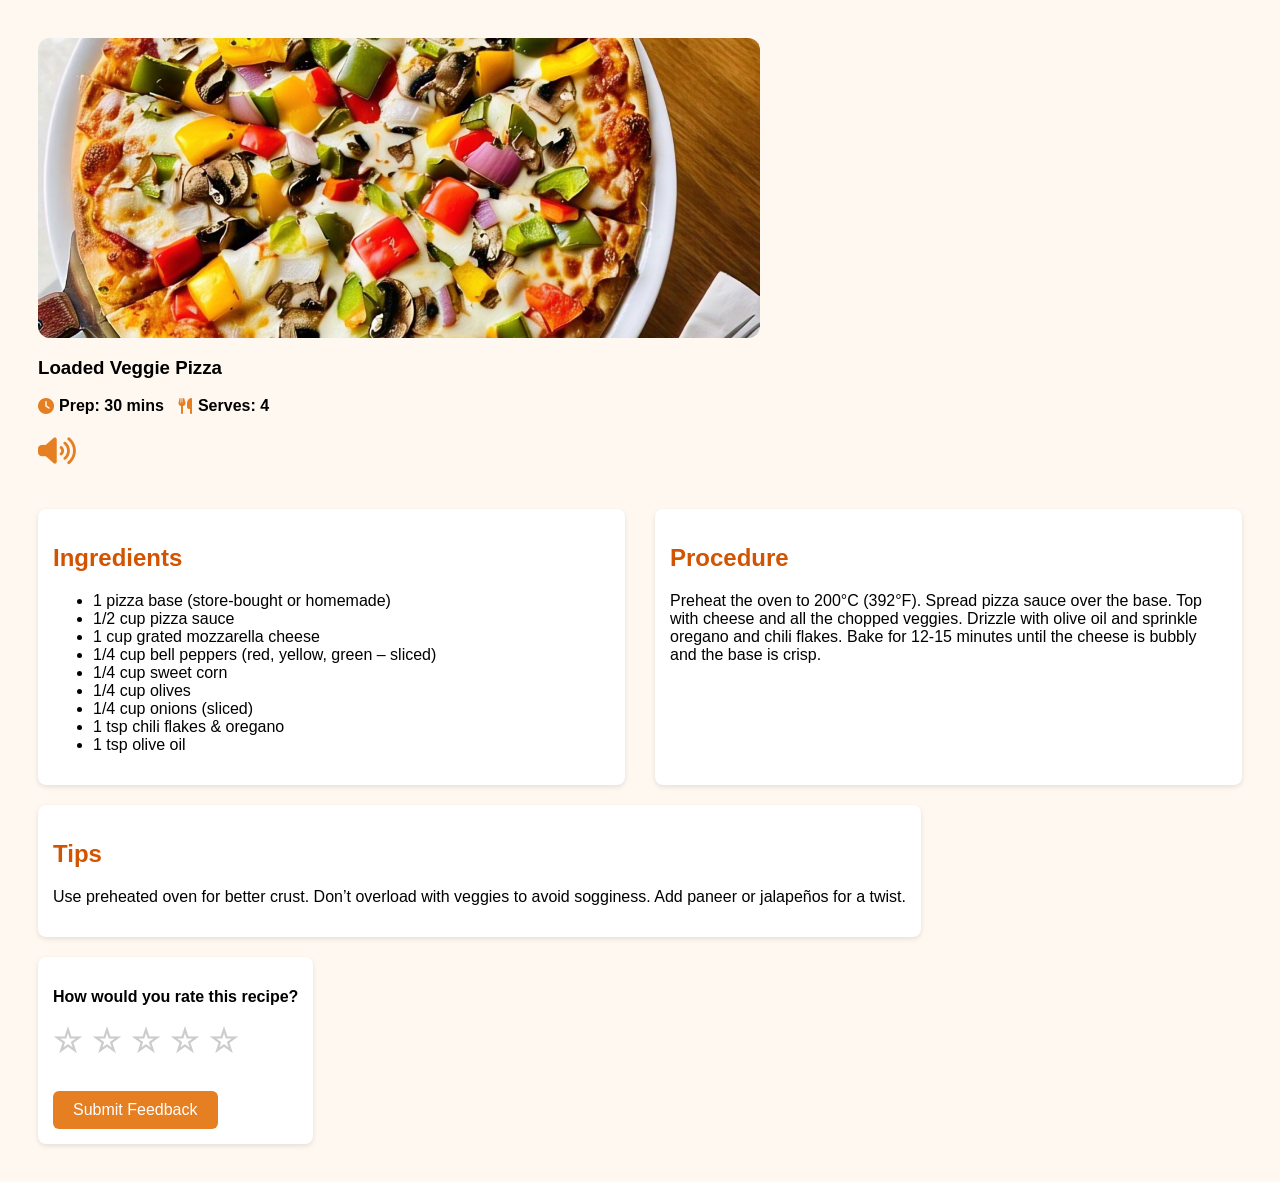
<file: ingredients4.html>
<!DOCTYPE html>
<html lang="en">
<head>
  <meta charset="UTF-8" />
  <meta name="viewport" content="width=device-width, initial-scale=1.0"/>
  <title>Recipe Ingredients Page</title>
  <style>
#submitBtn {
  margin-top: 15px;
  padding: 10px 20px;
  background-color: #e67e22;
  color: white;
  border: none;
  border-radius: 6px;
  font-size: 16px;
  cursor: pointer;
  transition: background-color 0.3s ease;
}

#submitBtn:hover {
  background-color: #cf711f;
}

.recipe-image {
  width: 60%;
  height: 900px;
  object-fit: cover;
  border-radius: 12px;
  display: block;
}

    body {
      font-family: 'Segoe UI', sans-serif;
      padding: 30px;
      background: #fff8f0;
    }
    .star-rating {
  display: flex;
  gap: 10px;
  font-size: 2rem;
  color: #ccc;
  cursor: pointer;
}

.star-rating .star:hover,
.star-rating .star.hovered,
.star-rating .star.selected {
  color: #ffd700;
  transition: color 0.2s;
}

.rating-response {
  margin-top: 10px;
  font-style: italic;
  color: green;
}

    img {
      width: 100%;
      max-height: 300px;
      object-fit: cover;
      border-radius: 10px;
    }

    h2 {
      margin-top: 20px;
      color: #d35400;
    }

    .section {
      width:fit-content;
      margin-top: 20px;
      padding: 15px;
      background: #fff;
      border-radius: 8px;
      box-shadow: 0 2px 5px rgba(0,0,0,0.1);
    }

    .icons {
      display: flex;
      align-items: center;
      gap: 15px;
      margin-top: 15px;
    }

    .icons span {
      display: flex;
      align-items: center;
      gap: 5px;
      font-weight: bold;
    }

    .icons i {
      color: #e67e22;
    }

    #soundIcon {
      font-size: 30px;
      cursor: pointer;
      margin-top: 20px;
      color: #e67e22;
    }

    #rating {
      margin-top: 20px;
      font-weight: bold;
    }

    select {
      padding: 6px;
      font-size: 16px;
      border-radius: 5px;
      border: 1px solid #ccc;
    }

    .flex-container {
  display: flex;
  gap: 30px;
  margin-top: 20px;
  flex-wrap: wrap;
}

.flex-container .section {
  flex: 1;
  min-width: 300px;
}

  </style>
  <link href="https://cdnjs.cloudflare.com/ajax/libs/font-awesome/6.4.0/css/all.min.css" rel="stylesheet"/>
</head>
<body>

  <!-- ingredients.html -->

  <div class="recipe-card">
    <img src="pizza.jpg" alt="Recipe Image" class="recipe-image" />
  </div>
  <h3>Loaded Veggie Pizza</h3>
  <div class="icons">
    <span><i class="fa-solid fa-clock"></i> Prep: 30 mins</span>
    <span><i class="fa-solid fa-utensils"></i> Serves: 4</span>
  </div>

  <div id="soundIcon"><i class="fas fa-volume-up"></i></div>

  <div class="flex-container mt-5">
    <div id="ingredientsSection" class="section">
      <h2>Ingredients</h2>
      <ul>
        <li>1 pizza base (store-bought or homemade)</li>
        <li>1/2 cup pizza sauce</li>
        <li>1 cup grated mozzarella cheese</li>
        <li>1/4 cup bell peppers (red, yellow, green – sliced)</li>
        <li>1/4 cup sweet corn</li>
        <li>1/4 cup olives</li>
        <li>1/4 cup onions (sliced)</li>
        <li>1 tsp chili flakes & oregano</li>
        <li>1 tsp olive oil</li>
      </ul>
    </div>
  
    <div id="procedureSection" class="section">
      <h2>Procedure</h2>
      <p>
        Preheat the oven to 200°C (392°F). Spread pizza sauce over the base. Top with cheese and all the chopped veggies. 
        Drizzle with olive oil and sprinkle oregano and chili flakes. Bake for 12-15 minutes until the cheese is bubbly and the base is crisp.
      </p>
    </div>
  </div>
  
  <div id="tipsSection" class="section">
    <h2>Tips</h2>
    <p>Use preheated oven for better crust. Don’t overload with veggies to avoid sogginess. Add paneer or jalapeños for a twist.</p>
  </div>
  

  <div id="rating" class="section">
    <p>How would you rate this recipe?</p>
    <div class="star-rating">
      <span class="star" data-value="1">&#9734;</span>
      <span class="star" data-value="2">&#9734;</span>
      <span class="star" data-value="3">&#9734;</span>
      <span class="star" data-value="4">&#9734;</span>
      <span class="star" data-value="5">&#9734;</span>
    </div>
    <p id="rating-response" class="rating-response"></p>
    <button id="submitBtn">Submit Feedback</button>
  </div>



  <script>
    let isSpeaking = false;
    let utterance;
    const icon = document.querySelector('#soundIcon i');

    document.getElementById('soundIcon').addEventListener('click', function () {
      if (isSpeaking) {
        window.speechSynthesis.cancel();
        isSpeaking = false;
        icon.classList.remove('fa-volume-off');
        icon.classList.add('fa-volume-up');
        return;
      }

      const text = getRecipeText();

      if ('speechSynthesis' in window) {
        utterance = new SpeechSynthesisUtterance(text);
        utterance.rate = 1;
        utterance.pitch = 1;

        utterance.onstart = () => {
          isSpeaking = true;
          icon.classList.remove('fa-volume-up');
          icon.classList.add('fa-volume-off');
        };

        utterance.onend = () => {
          isSpeaking = false;
          icon.classList.remove('fa-volume-off');
          icon.classList.add('fa-volume-up');
        };

        window.speechSynthesis.speak(utterance);
      } else {
        alert("Sorry, your browser doesn't support speech synthesis.");
      }
    });

    function getRecipeText() {
      const ingredientsText = document.getElementById('ingredientsSection').innerText;
      const tipsText = document.getElementById('tipsSection').innerText;
      const procedureText = document.getElementById('procedureSection').innerText;
      return ingredientsText + ". " + tipsText + ". " + procedureText;
    }
	
	const stars = document.querySelectorAll(".star");
let ratingValue = 0;

stars.forEach((star) => {
  star.addEventListener("mouseover", () => {
    const val = +star.getAttribute("data-value");
    highlightStars(val);
  });

  star.addEventListener("mouseout", () => {
    highlightStars(ratingValue);
  });

  star.addEventListener("click", () => {
    ratingValue = +star.getAttribute("data-value");
    highlightStars(ratingValue);
    document.getElementById("rating-response").textContent = `You rated this recipe ${ratingValue} star${ratingValue > 1 ? "s" : ""}`;
  });
});


function highlightStars(value) {
  stars.forEach((star) => {
    star.classList.remove("hovered", "selected");
    if (+star.getAttribute("data-value") <= value) {
      star.classList.add("selected");
    }
  });
}

document.getElementById("submitBtn").addEventListener("click", () => {
  if (ratingValue === 0) {
    alert("Please select a rating before submitting.");
  } else {
    alert("Feedback successfully submitted!");
  }
});
  </script>
</body>
</html>
</file>
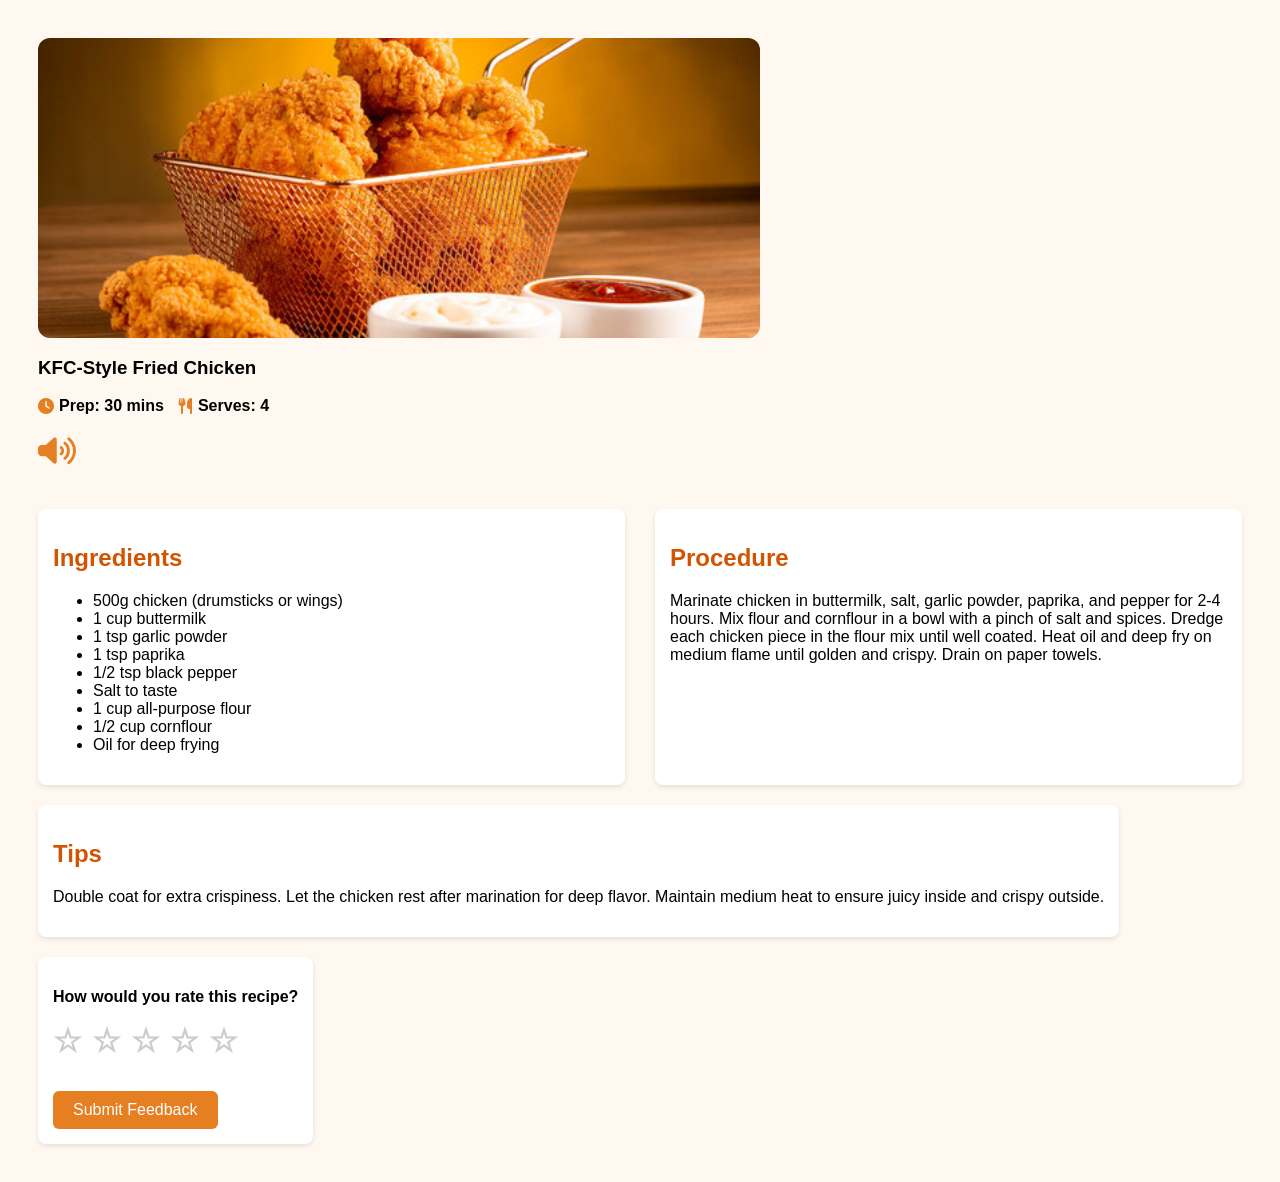
<file: ingredients6.html>
<!DOCTYPE html>
<html lang="en">
<head>
  <meta charset="UTF-8" />
  <meta name="viewport" content="width=device-width, initial-scale=1.0"/>
  <title>Recipe Ingredients Page</title>
  <style>
#submitBtn {
  margin-top: 15px;
  padding: 10px 20px;
  background-color: #e67e22;
  color: white;
  border: none;
  border-radius: 6px;
  font-size: 16px;
  cursor: pointer;
  transition: background-color 0.3s ease;
}

#submitBtn:hover {
  background-color: #cf711f;
}

.recipe-image {
  width: 60%;
  height: 900px;
  object-fit: cover;
  border-radius: 12px;
  display: block;
}

    body {
      font-family: 'Segoe UI', sans-serif;
      padding: 30px;
      background: #fff8f0;
    }
    .star-rating {
  display: flex;
  gap: 10px;
  font-size: 2rem;
  color: #ccc;
  cursor: pointer;
}

.star-rating .star:hover,
.star-rating .star.hovered,
.star-rating .star.selected {
  color: #ffd700;
  transition: color 0.2s;
}

.rating-response {
  margin-top: 10px;
  font-style: italic;
  color: green;
}

    img {
      width: 100%;
      max-height: 300px;
      object-fit: cover;
      border-radius: 10px;
    }

    h2 {
      margin-top: 20px;
      color: #d35400;
    }

    .section {
      width:fit-content;
      margin-top: 20px;
      padding: 15px;
      background: #fff;
      border-radius: 8px;
      box-shadow: 0 2px 5px rgba(0,0,0,0.1);
    }

    .icons {
      display: flex;
      align-items: center;
      gap: 15px;
      margin-top: 15px;
    }

    .icons span {
      display: flex;
      align-items: center;
      gap: 5px;
      font-weight: bold;
    }

    .icons i {
      color: #e67e22;
    }

    #soundIcon {
      font-size: 30px;
      cursor: pointer;
      margin-top: 20px;
      color: #e67e22;
    }

    #rating {
      margin-top: 20px;
      font-weight: bold;
    }

    select {
      padding: 6px;
      font-size: 16px;
      border-radius: 5px;
      border: 1px solid #ccc;
    }

    .flex-container {
  display: flex;
  gap: 30px;
  margin-top: 20px;
  flex-wrap: wrap;
}

.flex-container .section {
  flex: 1;
  min-width: 300px;
}

  </style>
  <link href="https://cdnjs.cloudflare.com/ajax/libs/font-awesome/6.4.0/css/all.min.css" rel="stylesheet"/>
</head>
<body>

  <!-- ingredients.html -->

  <div class="recipe-card">
    <img src="c2.jpg" alt="Recipe Image" class="recipe-image" />
  </div>
  <h3>KFC-Style Fried Chicken</h3>
  <div class="icons">
    <span><i class="fa-solid fa-clock"></i> Prep: 30 mins</span>
    <span><i class="fa-solid fa-utensils"></i> Serves: 4</span>
  </div>

  <div id="soundIcon"><i class="fas fa-volume-up"></i></div>

  <div class="flex-container mt-5">
    <div id="ingredientsSection" class="section">
      <h2>Ingredients</h2>
      <ul>
        <li>500g chicken (drumsticks or wings)</li>
        <li>1 cup buttermilk</li>
        <li>1 tsp garlic powder</li>
        <li>1 tsp paprika</li>
        <li>1/2 tsp black pepper</li>
        <li>Salt to taste</li>
        <li>1 cup all-purpose flour</li>
        <li>1/2 cup cornflour</li>
        <li>Oil for deep frying</li>
      </ul>
    </div>
  
    <div id="procedureSection" class="section">
      <h2>Procedure</h2>
      <p>
        Marinate chicken in buttermilk, salt, garlic powder, paprika, and pepper for 2-4 hours. 
        Mix flour and cornflour in a bowl with a pinch of salt and spices. Dredge each chicken piece in the flour mix until well coated. 
        Heat oil and deep fry on medium flame until golden and crispy. Drain on paper towels.
      </p>
    </div>
  </div>
  
  <div id="tipsSection" class="section">
    <h2>Tips</h2>
    <p>Double coat for extra crispiness. Let the chicken rest after marination for deep flavor. Maintain medium heat to ensure juicy inside and crispy outside.</p>
  </div>
  

  <div id="rating" class="section">
    <p>How would you rate this recipe?</p>
    <div class="star-rating">
      <span class="star" data-value="1">&#9734;</span>
      <span class="star" data-value="2">&#9734;</span>
      <span class="star" data-value="3">&#9734;</span>
      <span class="star" data-value="4">&#9734;</span>
      <span class="star" data-value="5">&#9734;</span>
    </div>
    <p id="rating-response" class="rating-response"></p>
    <button id="submitBtn">Submit Feedback</button>
  </div>



  <script>
    let isSpeaking = false;
    let utterance;
    const icon = document.querySelector('#soundIcon i');

    document.getElementById('soundIcon').addEventListener('click', function () {
      if (isSpeaking) {
        window.speechSynthesis.cancel();
        isSpeaking = false;
        icon.classList.remove('fa-volume-off');
        icon.classList.add('fa-volume-up');
        return;
      }

      const text = getRecipeText();

      if ('speechSynthesis' in window) {
        utterance = new SpeechSynthesisUtterance(text);
        utterance.rate = 1;
        utterance.pitch = 1;

        utterance.onstart = () => {
          isSpeaking = true;
          icon.classList.remove('fa-volume-up');
          icon.classList.add('fa-volume-off');
        };

        utterance.onend = () => {
          isSpeaking = false;
          icon.classList.remove('fa-volume-off');
          icon.classList.add('fa-volume-up');
        };

        window.speechSynthesis.speak(utterance);
      } else {
        alert("Sorry, your browser doesn't support speech synthesis.");
      }
    });

    function getRecipeText() {
      const ingredientsText = document.getElementById('ingredientsSection').innerText;
      const tipsText = document.getElementById('tipsSection').innerText;
      const procedureText = document.getElementById('procedureSection').innerText;
      return ingredientsText + ". " + tipsText + ". " + procedureText;
    }
	
	const stars = document.querySelectorAll(".star");
let ratingValue = 0;

stars.forEach((star) => {
  star.addEventListener("mouseover", () => {
    const val = +star.getAttribute("data-value");
    highlightStars(val);
  });

  star.addEventListener("mouseout", () => {
    highlightStars(ratingValue);
  });

  star.addEventListener("click", () => {
    ratingValue = +star.getAttribute("data-value");
    highlightStars(ratingValue);
    document.getElementById("rating-response").textContent = `You rated this recipe ${ratingValue} star${ratingValue > 1 ? "s" : ""}`;
  });
});


function highlightStars(value) {
  stars.forEach((star) => {
    star.classList.remove("hovered", "selected");
    if (+star.getAttribute("data-value") <= value) {
      star.classList.add("selected");
    }
  });
}

document.getElementById("submitBtn").addEventListener("click", () => {
  if (ratingValue === 0) {
    alert("Please select a rating before submitting.");
  } else {
    alert("Feedback successfully submitted!");
  }
});
  </script>
</body>
</html>
</file>
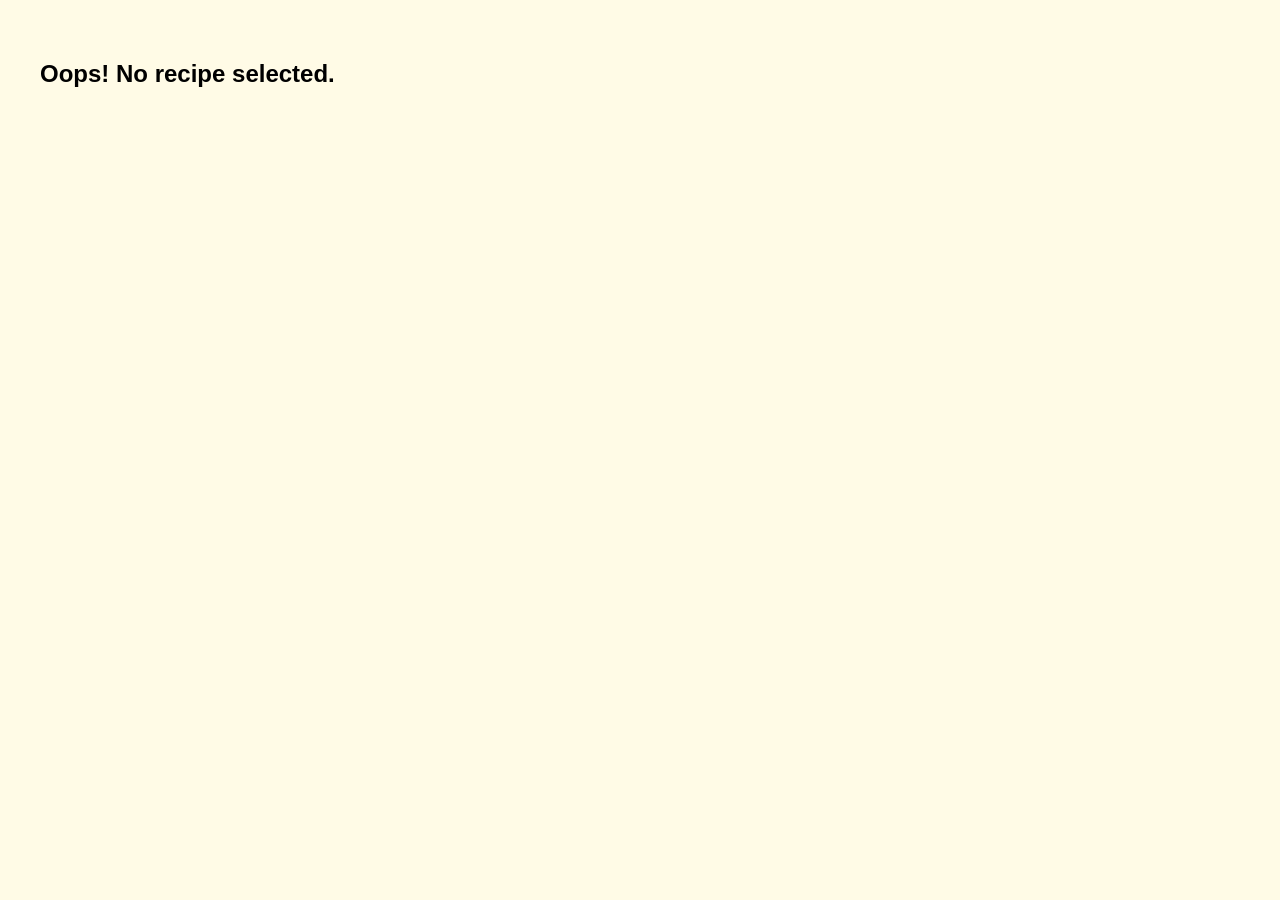
<file: recipe.html>
<!DOCTYPE html>
<html lang="en">
<head>
  <meta charset="UTF-8" />
  <title>Recipe Details</title>
  <style>
    body {
      font-family: sans-serif;
      padding: 2rem;
      background: #fffbe6;
    }
    .recipe-box {
      max-width: 600px;
      margin: auto;
      box-shadow: 0 4px 20px rgba(0,0,0,0.1);
      padding: 2rem;
      border-radius: 12px;
      background: white;
    }
    .recipe-box img {
      width: 100%;
      border-radius: 8px;
      margin-bottom: 1rem;
    }
    .steps {
      background: #f9f9f9;
      padding: 1rem;
      border-left: 4px solid #ffa500;
      margin-top: 1rem;
    }
    h1, h3 {
      color: #333;
    }
  </style>
</head>
<body>

    <div class="steps" id="recipe-steps">
        <h3>Steps</h3>
        <ul id="step-list"></ul>
        <button id="speak-btn">🔊 Play Voice Guide</button>
      </div>
      
      <div class="checklist">
        <h3>📝 Ingredients Checklist</h3>
        <ul id="ingredient-list">
          <li><input type="checkbox" /> Chicken</li>
          <li><input type="checkbox" /> Garlic</li>
          <li><input type="checkbox" /> Butter</li>
          <li><input type="checkbox" /> Cream</li>
          <li><input type="checkbox" /> Herbs</li>
        </ul>
      </div>
      

 
  <script>
    const data = JSON.parse(localStorage.getItem("selectedRecipe"));

    if (data) {
      document.getElementById("recipe-title").textContent = data.title;
      document.getElementById("recipe-img").src = data.img;
      document.getElementById("recipe-desc").textContent = data.desc;
      document.getElementById("recipe-steps").innerHTML = `<h3>Steps</h3><p>${data.steps}</p>`;
    } else {
      document.body.innerHTML = "<h2>Oops! No recipe selected.</h2>";
    }
  </script>

</body>
</html>
</file>
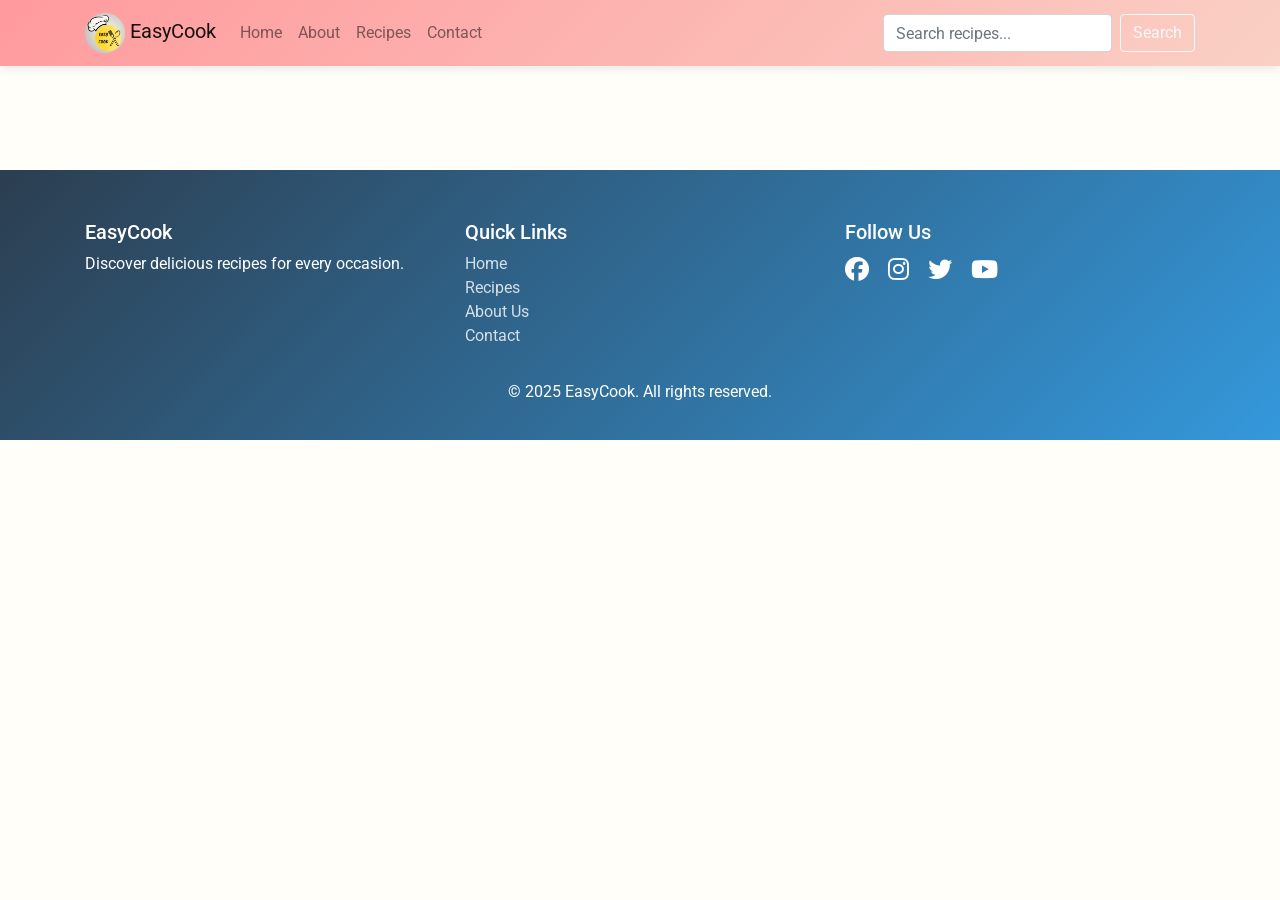
<file: search-results.html>
<!DOCTYPE html>
<html lang="en">
<head>
  <meta charset="UTF-8" />
  <meta name="viewport" content="width=device-width, initial-scale=1.0"/>
  <title>Search Results - EasyCook</title>

  <!-- Google Fonts & Bootstrap -->
  <link href="https://fonts.googleapis.com/css?family=Roboto:400,700" rel="stylesheet"/>
  <link rel="stylesheet" href="https://stackpath.bootstrapcdn.com/bootstrap/4.5.2/css/bootstrap.min.css"/>
  <link rel="stylesheet" href="https://cdnjs.cloudflare.com/ajax/libs/font-awesome/6.5.0/css/all.min.css">

  <!-- Custom Styles -->
  <style>
    body {
      font-family: 'Roboto', sans-serif;
      background-color: #fffef9;
      padding-top: 80px;
    }

    .navbar {
      background: linear-gradient(135deg, #ff9a9e 0%, #fad0c4 100%);
      box-shadow: 0 2px 10px rgba(0,0,0,0.1);
    }

    .search-results-container {
      padding: 20px;
      max-width: 1200px;
      margin: 0 auto;
    }

    .results-grid {
      display: grid;
      grid-template-columns: repeat(auto-fill, minmax(300px, 1fr));
      gap: 20px;
      margin-top: 20px;
    }

    .recipe-card {
      background: white;
      border-radius: 15px;
      overflow: hidden;
      transition: all 0.3s ease;
      box-shadow: 0 5px 15px rgba(0,0,0,0.1);
    }

    .recipe-card:hover {
      transform: translateY(-5px);
      box-shadow: 0 15px 30px rgba(0,0,0,0.2);
    }

    .recipe-card img {
      width: 100%;
      height: 200px;
      object-fit: cover;
    }

    .recipe-content {
      padding: 20px;
    }

    .recipe-content h3 {
      color: #333;
      font-size: 1.2rem;
      margin-bottom: 10px;
    }

    .recipe-content p {
      color: #666;
      font-size: 0.9rem;
      margin-bottom: 15px;
    }

    .recipe-meta {
      display: flex;
      justify-content: space-between;
      color: #888;
      font-size: 0.8rem;
      margin-bottom: 15px;
    }

    .btn-success {
      background: linear-gradient(135deg, #ff9a9e 0%, #fad0c4 100%);
      border: none;
      color: #333;
      padding: 8px 20px;
      border-radius: 20px;
      font-weight: 500;
      transition: all 0.3s ease;
      width: 100%;
      text-align: center;
    }

    .btn-success:hover {
      transform: translateY(-2px);
      box-shadow: 0 5px 15px rgba(255,107,107,0.3);
      color: #333;
      text-decoration: none;
    }

    .no-results {
      text-align: center;
      padding: 40px;
      background: white;
      border-radius: 15px;
      box-shadow: 0 5px 15px rgba(0,0,0,0.1);
    }

    .highlight {
      background-color: rgba(255, 236, 179, 0.5);
      padding: 0 2px;
      border-radius: 3px;
    }

    .results-count {
      color: #666;
      margin-bottom: 20px;
      font-style: italic;
    }

    .footer {
      background: linear-gradient(135deg, #2c3e50 0%, #3498db 100%);
      color: white;
      padding: 50px 0 20px;
      margin-top: 50px;
    }

    .footer-link {
      color: rgba(255,255,255,0.8);
      text-decoration: none;
      transition: all 0.3s ease;
    }

    .footer-link:hover {
      color: white;
      text-decoration: none;
    }

    .footer-icon {
      color: white;
      font-size: 1.5rem;
      margin-right: 15px;
      transition: all 0.3s ease;
    }

    .footer-icon:hover {
      color: #ff6b6b;
      transform: translateY(-3px);
    }
  </style>
</head>

<body>
  <!-- Navbar -->
  <nav class="navbar navbar-expand-lg navbar-light fixed-top">
    <div class="container">
      <a class="navbar-brand" href="../index.html">
        <img src="Beige and Brown Chef Hat Illustration Restaurant Logo_20250227_155641_0000-modified.png" height="40" alt="EasyCook Logo">
        EasyCook
      </a>
      <button class="navbar-toggler" type="button" data-toggle="collapse" data-target="#navbarNav">
        <span class="navbar-toggler-icon"></span>
      </button>
      <div class="collapse navbar-collapse" id="navbarNav">
        <ul class="navbar-nav mr-auto">
          <li class="nav-item">
            <a class="nav-link" href="../index.html">Home</a>
          </li>
          <li class="nav-item">
            <a class="nav-link" href="../index.html#about-us">About</a>
          </li>
          <li class="nav-item">
            <a class="nav-link" href="../index.html#recipes">Recipes</a>
          </li>
          <li class="nav-item">
            <a class="nav-link" href="../index.html#contact">Contact</a>
          </li>
        </ul>
        
        <!-- Search Form -->
        <form class="form-inline" id="searchForm">
          <input class="form-control mr-2" type="search" placeholder="Search recipes..." aria-label="Search" id="searchInput">
          <button class="btn btn-outline-light" type="submit">Search</button>
        </form>
      </div>
    </div>
  </nav>

  <!-- Search Results -->
  <div class="search-results-container">
    <div id="search-results">
      <!-- Results will be dynamically inserted here -->
    </div>
  </div>

  <!-- Footer -->
  <footer class="footer">
    <div class="container">
      <div class="row">
        <div class="col-md-4">
          <h5>EasyCook</h5>
          <p>Discover delicious recipes for every occasion.</p>
        </div>
        <div class="col-md-4">
          <h5>Quick Links</h5>
          <ul class="list-unstyled">
            <li><a href="../index.html" class="footer-link">Home</a></li>
            <li><a href="../index.html#recipes" class="footer-link">Recipes</a></li>
            <li><a href="../index.html#about-us" class="footer-link">About Us</a></li>
            <li><a href="../index.html#contact" class="footer-link">Contact</a></li>
          </ul>
        </div>
        <div class="col-md-4">
          <h5>Follow Us</h5>
          <div class="social-icons">
            <a href="#" class="footer-icon"><i class="fab fa-facebook"></i></a>
            <a href="#" class="footer-icon"><i class="fab fa-instagram"></i></a>
            <a href="#" class="footer-icon"><i class="fab fa-twitter"></i></a>
            <a href="#" class="footer-icon"><i class="fab fa-youtube"></i></a>
          </div>
        </div>
      </div>
      <div class="text-center mt-3">
        <p>&copy; 2025 EasyCook. All rights reserved.</p>
      </div>
    </div>
  </footer>

  <!-- Scripts -->
  <script src="https://code.jquery.com/jquery-3.5.1.slim.min.js"></script>
  <script src="https://cdn.jsdelivr.net/npm/popper.js@1.16.1/dist/umd/popper.min.js"></script>
  <script src="https://stackpath.bootstrapcdn.com/bootstrap/4.5.2/js/bootstrap.min.js"></script>
  <script src="../search.js"></script>
  <script>
    // Handle search form submission
    document.getElementById('searchForm').addEventListener('submit', function(e) {
      e.preventDefault();
      const searchTerm = document.getElementById('searchInput').value.trim();
      if (searchTerm) {
        window.location.href = `search-results.html?q=${encodeURIComponent(searchTerm)}`;
      }
    });

    // Initialize search when page loads
    document.addEventListener('DOMContentLoaded', function() {
      const urlParams = new URLSearchParams(window.location.search);
      const searchTerm = urlParams.get('q');
      
      if (searchTerm) {
        // Set the search input value
        document.getElementById('searchInput').value = searchTerm;
        
        // Perform and display search results
        const results = performSearch(searchTerm);
        displaySearchResults(results, searchTerm);
      }
    });
  </script>
</body>
</html>
</file>
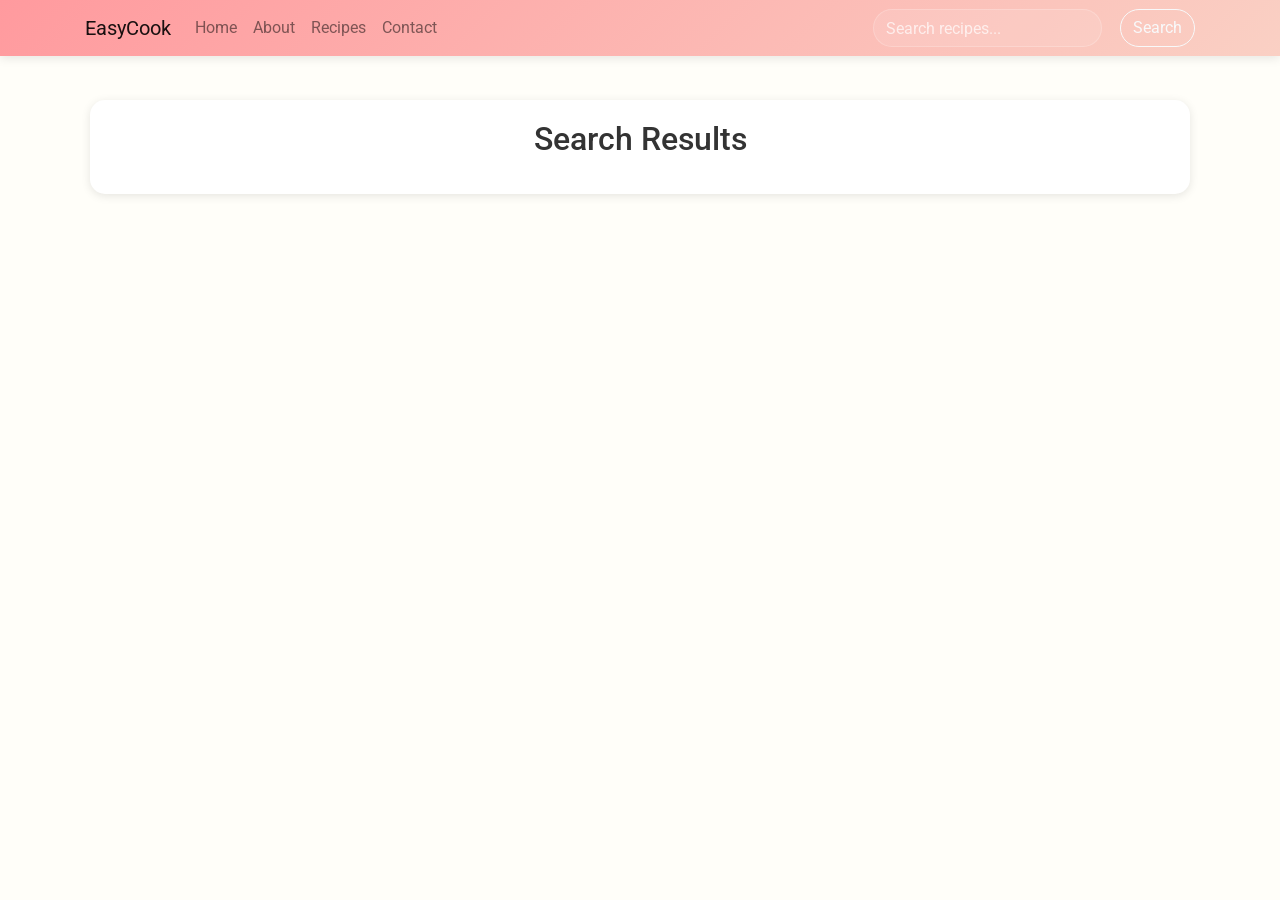
<file: search.html>
<!DOCTYPE html>
<html lang="en">
<head>
    <meta charset="UTF-8">
    <meta name="viewport" content="width=device-width, initial-scale=1.0">
    <title>Search Results - EasyCook</title>
    <link href='https://fonts.googleapis.com/css?family=Roboto' rel='stylesheet'>
    <link rel="stylesheet" href="https://stackpath.bootstrapcdn.com/bootstrap/4.5.2/css/bootstrap.min.css">
    <style>
        body {
            font-family: 'Roboto', sans-serif;
            background-color: #fffef9;
            padding-top: 80px;
        }

        .navbar {
            background: linear-gradient(135deg, #ff9a9e 0%, #fad0c4 100%);
            box-shadow: 0 2px 10px rgba(0,0,0,0.1);
        }

        .search-results-container {
            padding: 20px;
            min-height: calc(100vh - 80px);
        }

        .search-header {
            text-align: center;
            margin-bottom: 30px;
            padding: 20px;
            background: white;
            border-radius: 15px;
            box-shadow: 0 2px 10px rgba(0,0,0,0.1);
        }

        .search-header h1 {
            color: #333;
            font-size: 2rem;
            margin-bottom: 10px;
        }

        .search-header p {
            color: #666;
            font-size: 1.1rem;
        }

        .recipe-card {
            background: white;
            border-radius: 15px;
            overflow: hidden;
            transition: all 0.3s ease;
            box-shadow: 0 5px 15px rgba(0,0,0,0.1);
            margin-bottom: 30px;
            height: 100%;
        }

        .recipe-card:hover {
            transform: translateY(-5px);
            box-shadow: 0 15px 30px rgba(0,0,0,0.2);
        }

        .recipe-card img {
            width: 100%;
            height: 200px;
            object-fit: cover;
        }

        .recipe-card .card-body {
            padding: 20px;
            display: flex;
            flex-direction: column;
            height: calc(100% - 200px);
        }

        .recipe-card h5 {
            color: #333;
            font-size: 1.2rem;
            margin-bottom: 10px;
        }

        .recipe-card p {
            color: #666;
            font-size: 0.9rem;
            margin-bottom: 15px;
            flex-grow: 1;
        }

        .btn-success {
            background: linear-gradient(135deg, #ff9a9e 0%, #fad0c4 100%);
            border: none;
            color: #333;
            padding: 8px 20px;
            border-radius: 20px;
            font-weight: 500;
            transition: all 0.3s ease;
            width: 100%;
            text-align: center;
            display: block;
            text-decoration: none;
        }

        .btn-success:hover {
            transform: translateY(-3px);
            box-shadow: 0 8px 20px rgba(255,107,107,0.3);
            color: #333;
        }

        .highlight {
            background-color: #ffeb3b;
            padding: 0 2px;
            border-radius: 3px;
        }

        .no-results {
            text-align: center;
            padding: 50px;
            color: #666;
            background: white;
            border-radius: 15px;
            box-shadow: 0 2px 10px rgba(0,0,0,0.1);
        }

        .search-form {
            margin-left: 20px;
        }

        .search-form .form-control {
            border-radius: 20px;
            border: 1px solid rgba(255,255,255,0.2);
            background: rgba(255,255,255,0.1);
            color: white;
        }

        .search-form .form-control::placeholder {
            color: rgba(255,255,255,0.7);
        }

        .search-form .btn {
            border-radius: 20px;
            margin-left: 10px;
        }
    </style>
</head>
<body>
    <nav class="navbar navbar-expand-lg navbar-light fixed-top">
        <div class="container">
            <a class="navbar-brand" href="index.html">EasyCook</a>
            <button class="navbar-toggler" type="button" data-toggle="collapse" data-target="#navbarNav">
                <span class="navbar-toggler-icon"></span>
            </button>
            <div class="collapse navbar-collapse" id="navbarNav">
                <ul class="navbar-nav mr-auto">
                    <li class="nav-item"><a class="nav-link" href="index.html">Home</a></li>
                    <li class="nav-item"><a class="nav-link" href="index.html#about-us">About</a></li>
                    <li class="nav-item"><a class="nav-link" href="index.html#recipes">Recipes</a></li>
                    <li class="nav-item"><a class="nav-link" href="index.html#contact">Contact</a></li>
                </ul>
                <form class="form-inline search-form" id="searchForm">
                    <input class="form-control mr-2" type="search" placeholder="Search recipes..." aria-label="Search" id="searchInput">
                    <button class="btn btn-outline-light" type="submit">Search</button>
                </form>
            </div>
        </div>
    </nav>

    <div class="container search-results-container">
        <div class="search-header">
            <h1>Search Results</h1>
            <p id="search-query-text"></p>
        </div>
        <div id="search-results" class="row"></div>
    </div>

    <script src="https://code.jquery.com/jquery-3.5.1.slim.min.js"></script>
    <script src="https://cdn.jsdelivr.net/npm/popper.js@1.16.1/dist/umd/popper.min.js"></script>
    <script src="https://stackpath.bootstrapcdn.com/bootstrap/4.5.2/js/bootstrap.min.js"></script>
    <script src="search.js"></script>
    <script>
        // Handle search form submission
        document.getElementById('searchForm').addEventListener('submit', function(e) {
            e.preventDefault();
            const searchTerm = document.getElementById('searchInput').value.trim();
            if (searchTerm) {
                window.location.href = `search.html?q=${encodeURIComponent(searchTerm)}`;
            }
        });
    </script>
</body>
</html>
</file>
